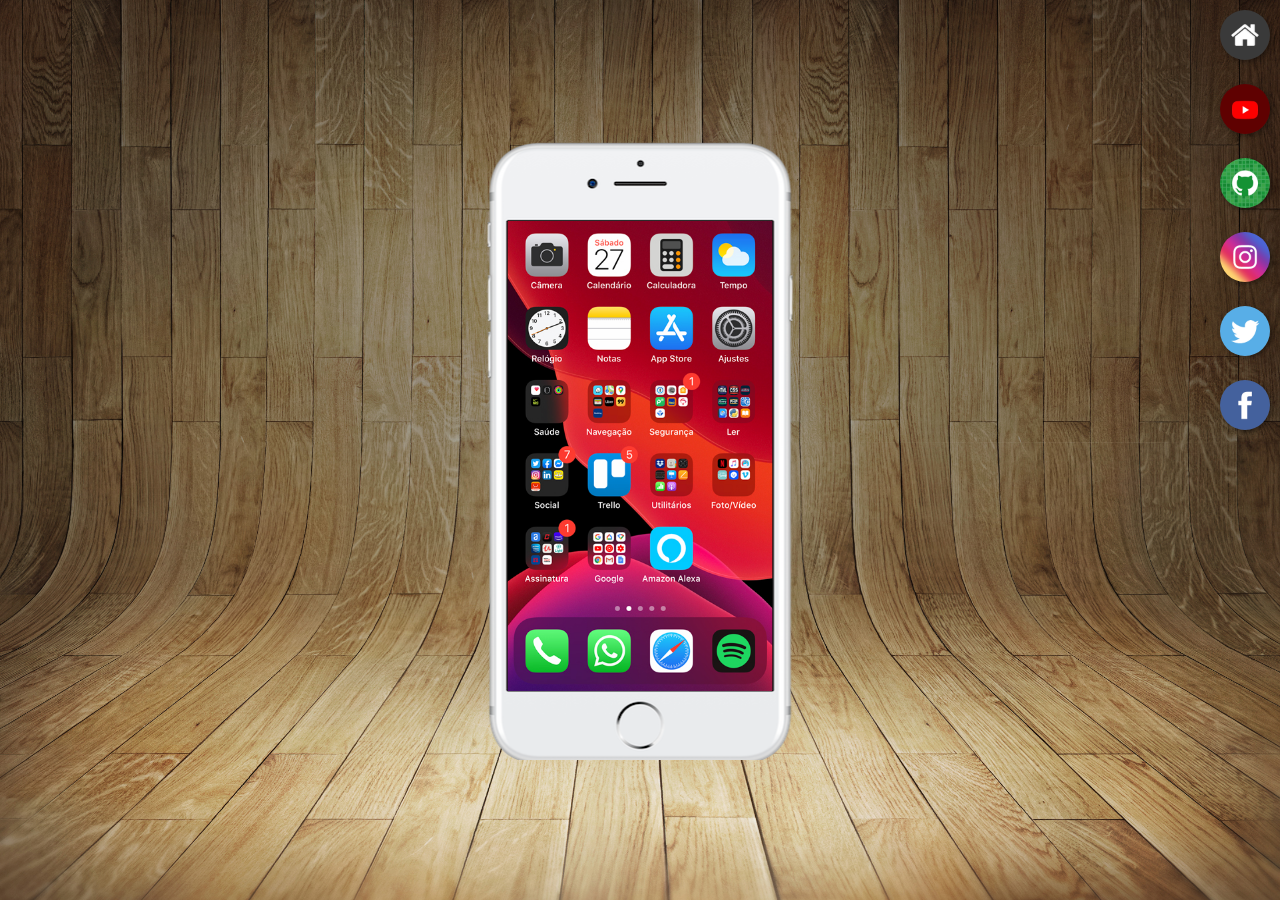
<file: index.html>
<!DOCTYPE html>
<html lang="pt-br">
<head>
    <meta charset="UTF-8">
    <meta http-equiv="X-UA-Compatible" content="IE=edge">
    <meta name="viewport" content="width=device-width, initial-scale=1.0">
    <title>Projeto redes sociais</title>
    <link rel="shortcut icon" href="favicon.ico" type="image/x-icon">
    <link rel="stylesheet" href="estilo/style.css">
</head>
<body>
    <main>
        <section id="telefone">
            <iframe src="home.html" frameborder="0" name="tela" id="tela"></iframe>
        </section>
        <section id="redes-sociais">
            <a href="home.html" target="tela"><img src="imagens/logo-home.jpg" alt="Home"></a><br>
            <a href="youtube.html" target="tela"><img src="imagens/logo-youtube.jpg" alt="Logo Youtube"></a><br>
            <a href="github.html" target="tela"><img src="imagens/logo-github.jpg" alt="Logo Github"></a><br>
            <a href="instagram.html" target="tela"><img src="imagens/logo-instagram.jpg" alt="Logo instagram"></a><br>
            <a href="twitter.html" target="tela"><img src="imagens/logo-twitter.jpg" alt="Logo Twitter"></a><br>
            <a href="facebook.html" target="tela"><img src="imagens/logo-facebook.jpg" alt="Logo Facebook"></a><br>
        </section>
    </main>
</body>
</html>
</file>
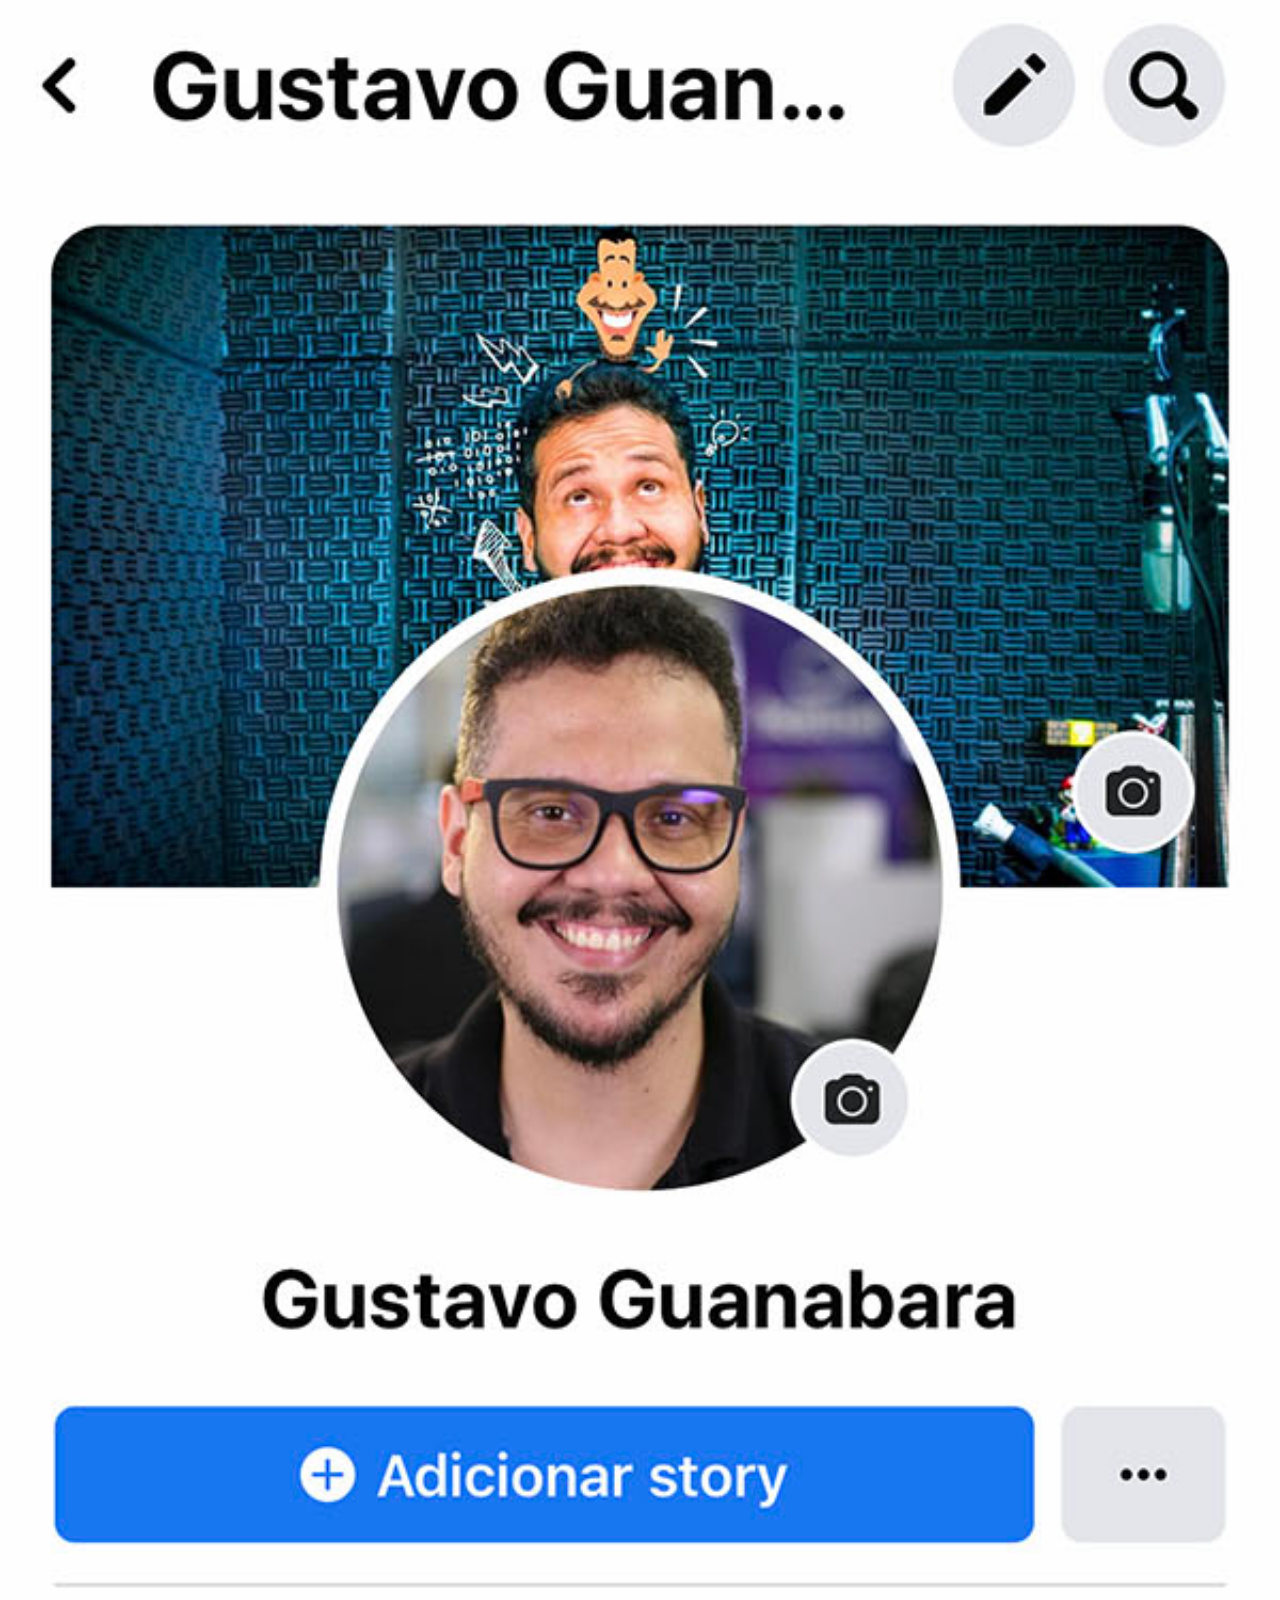
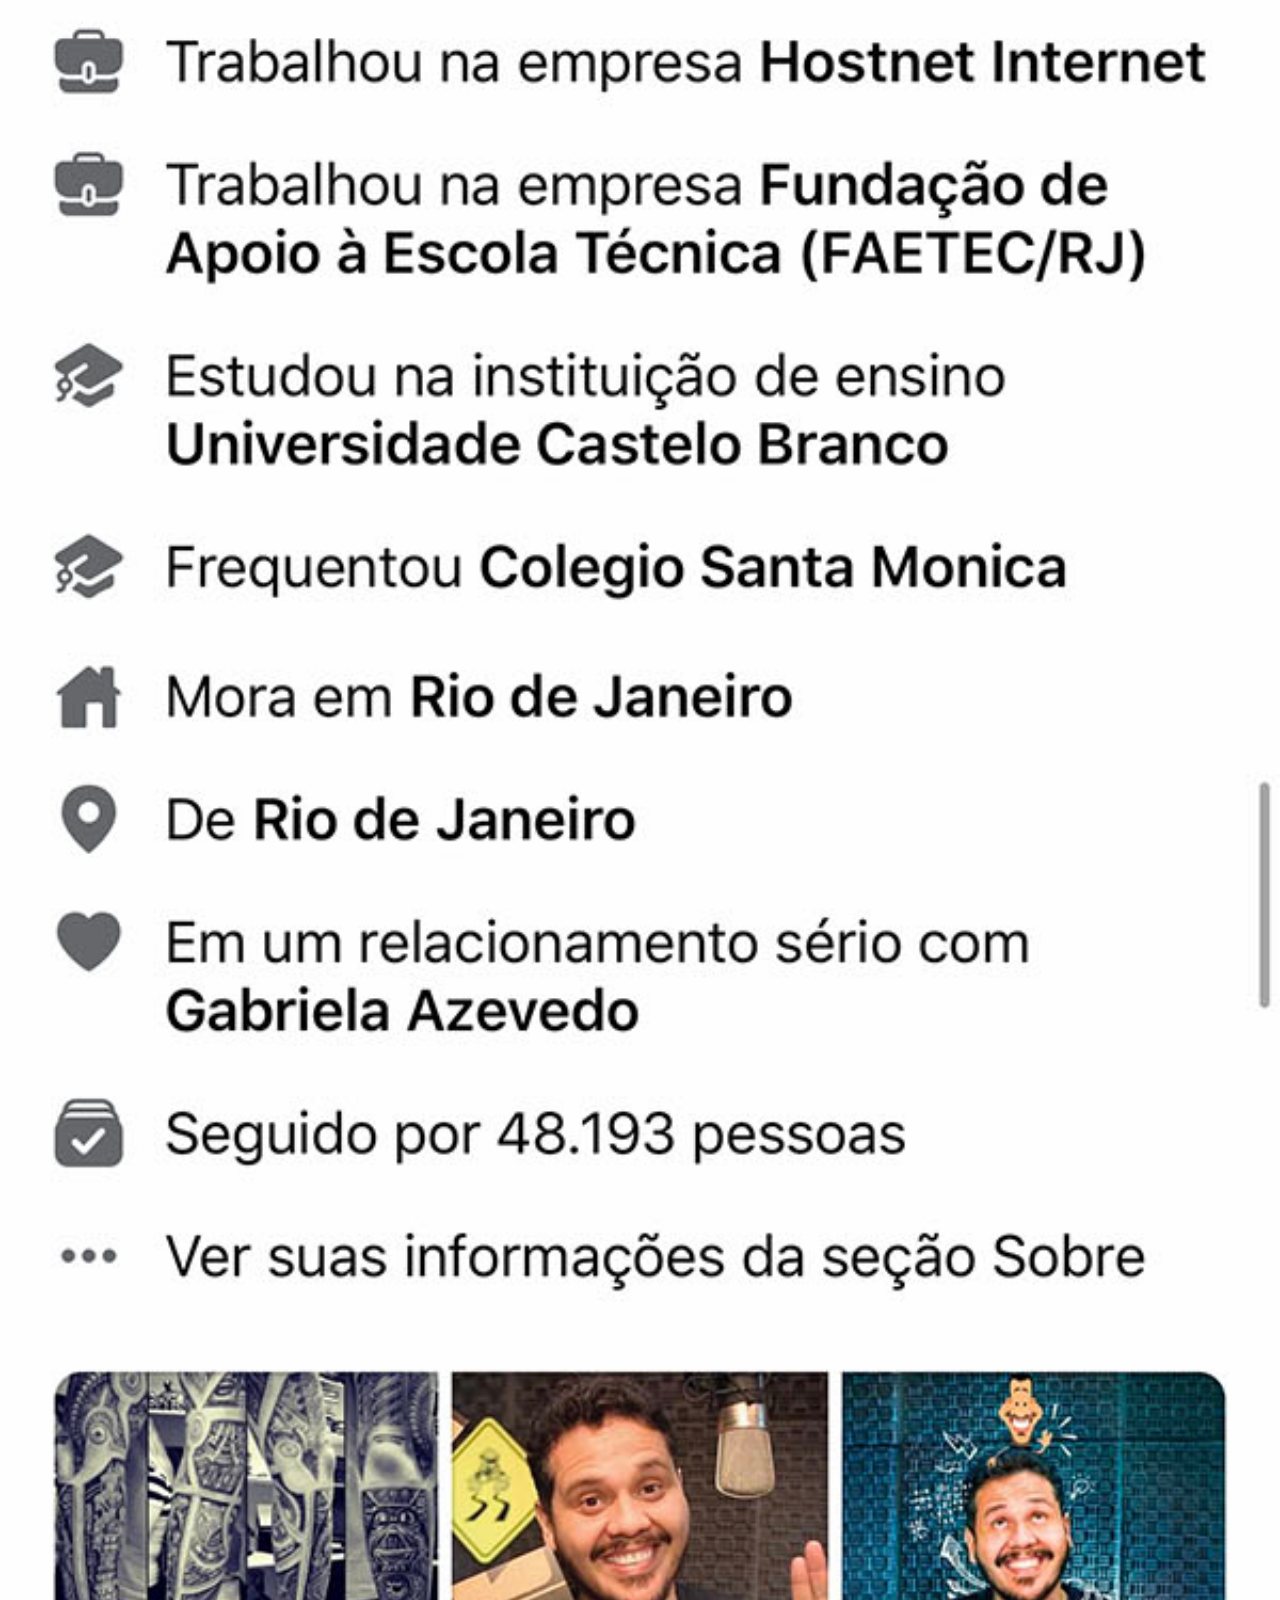
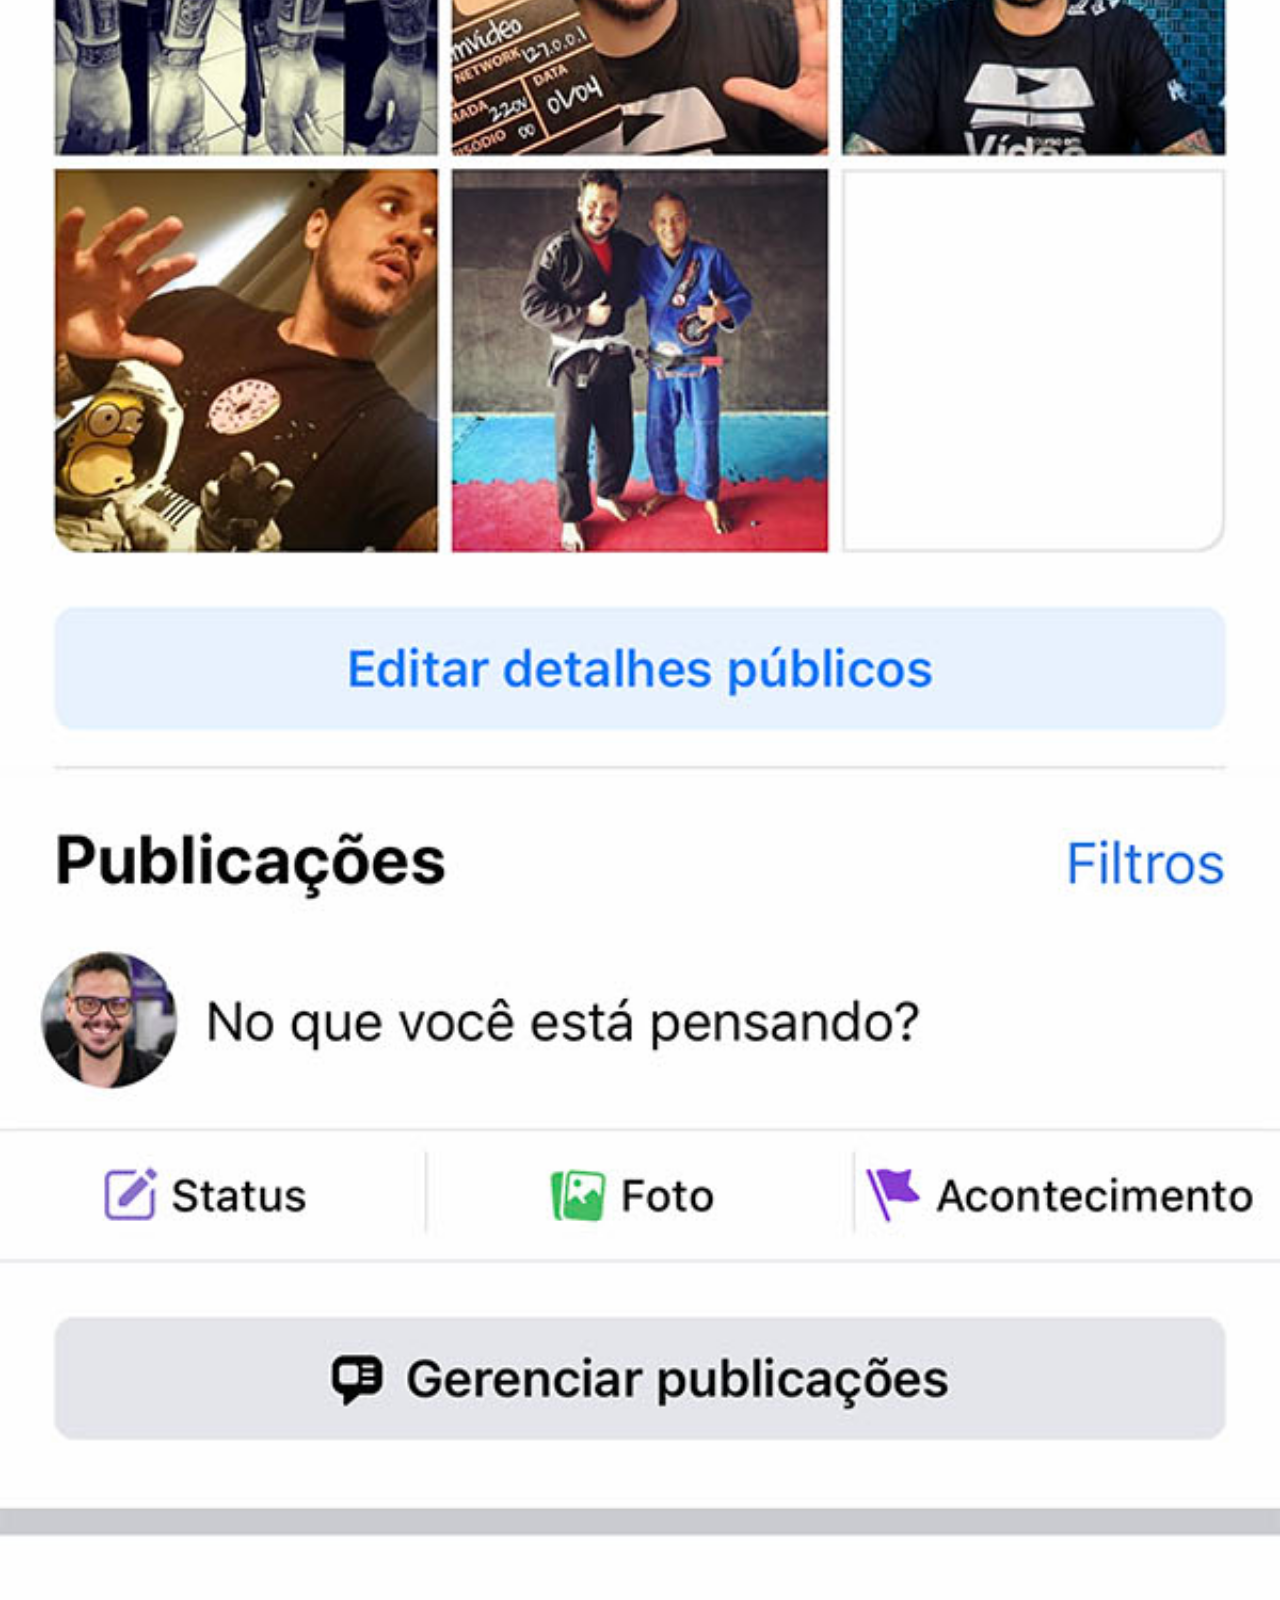
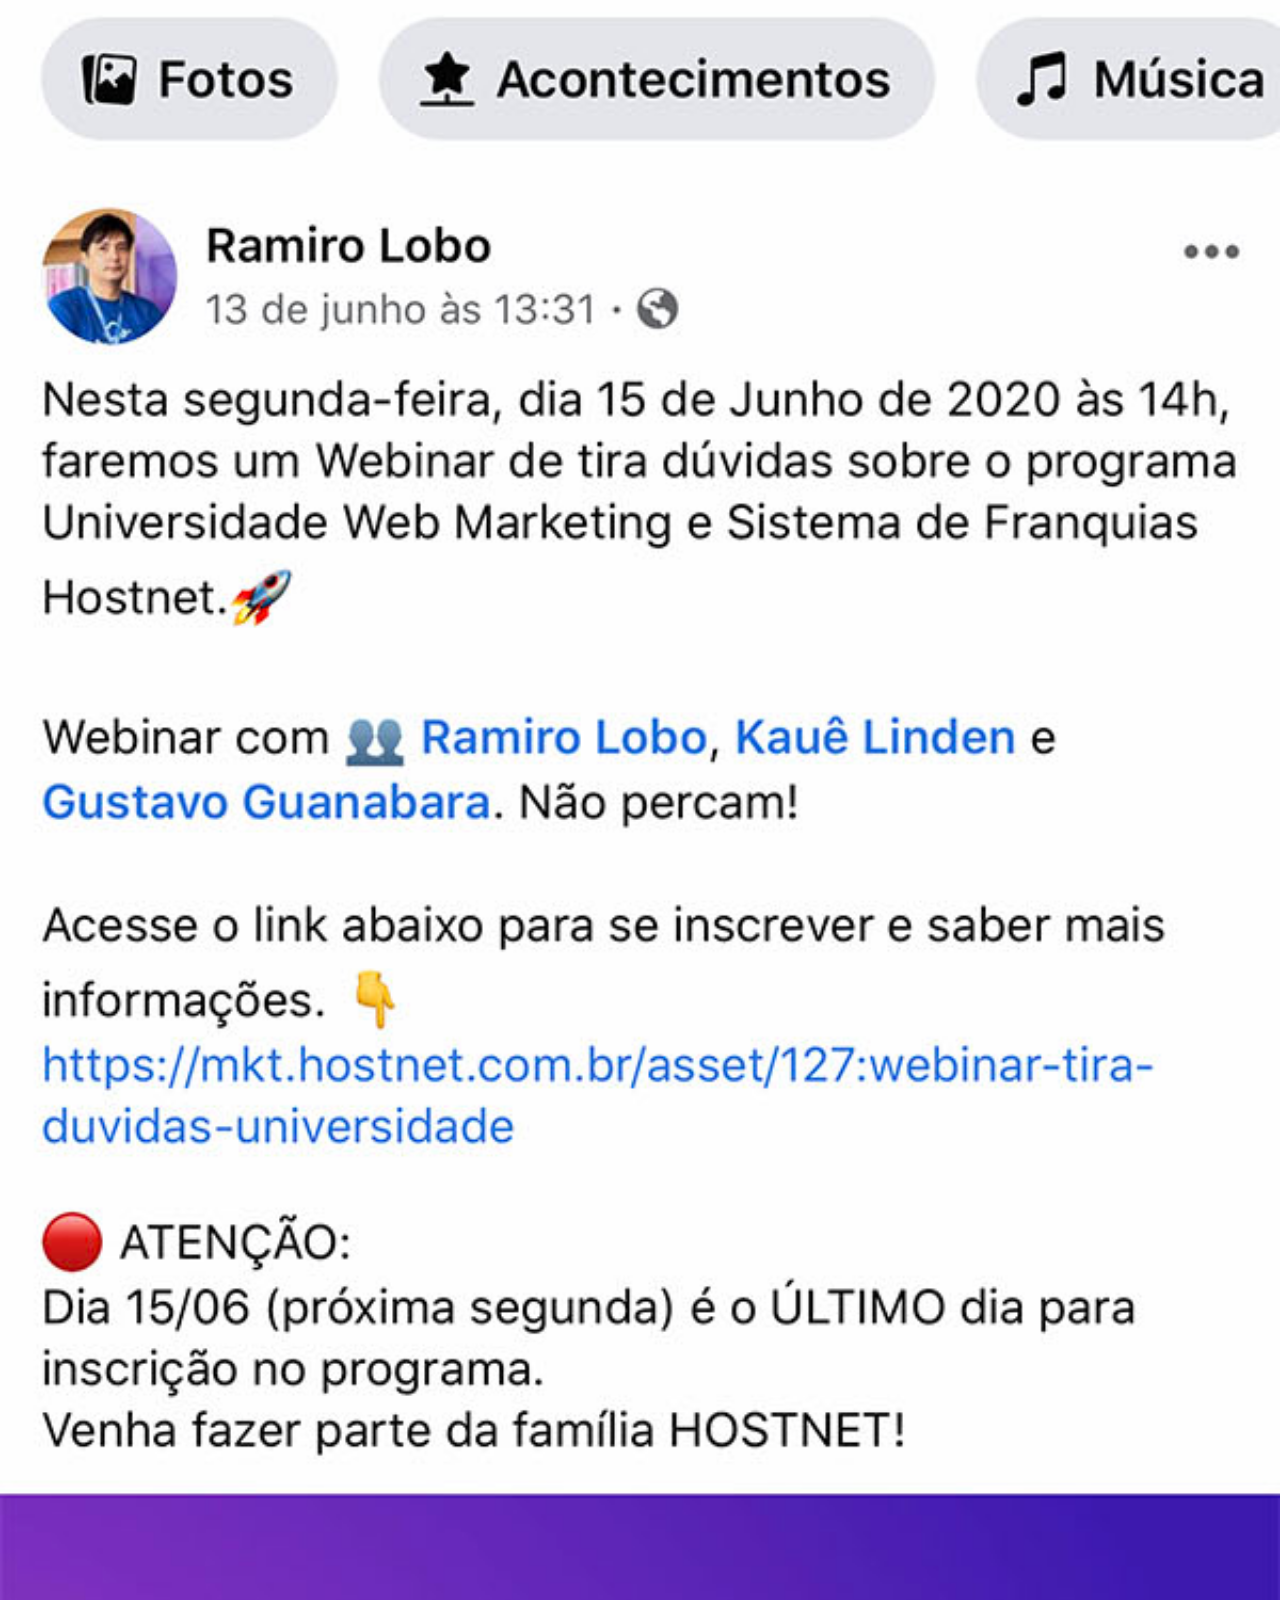
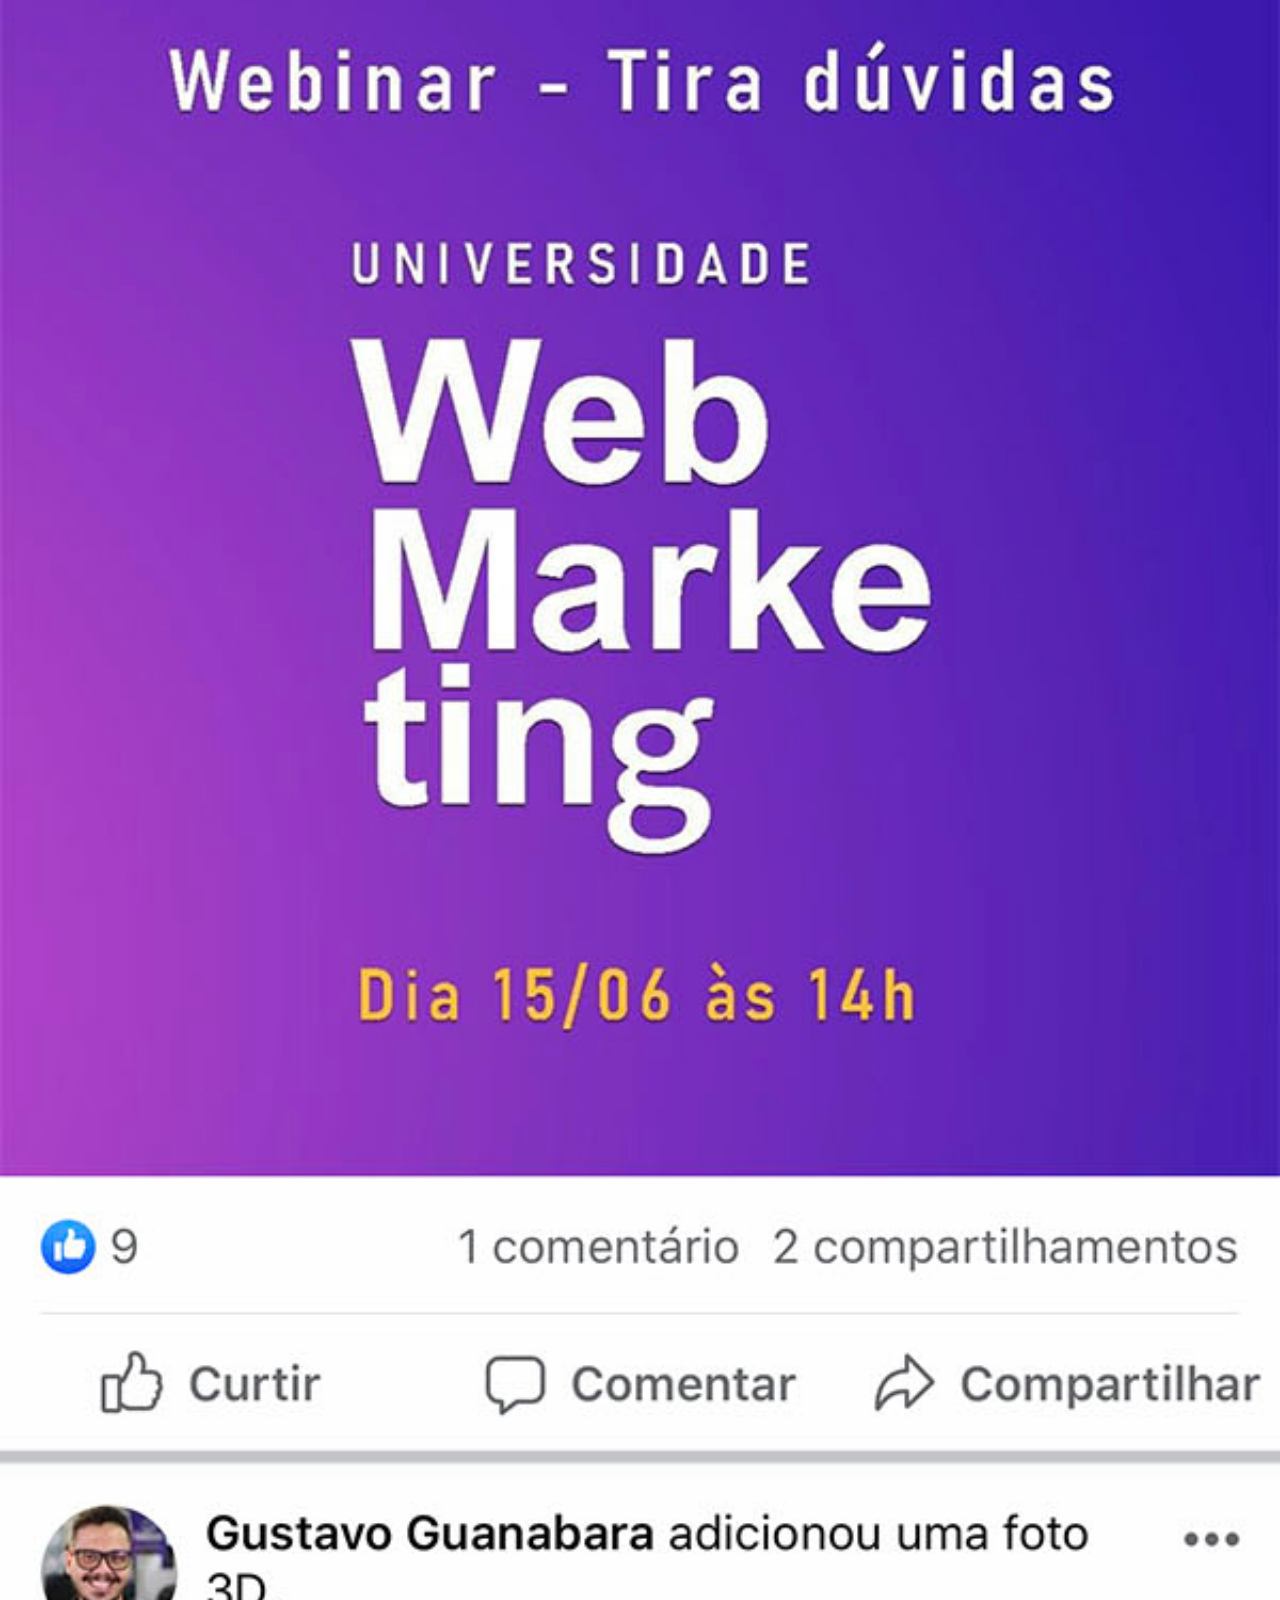
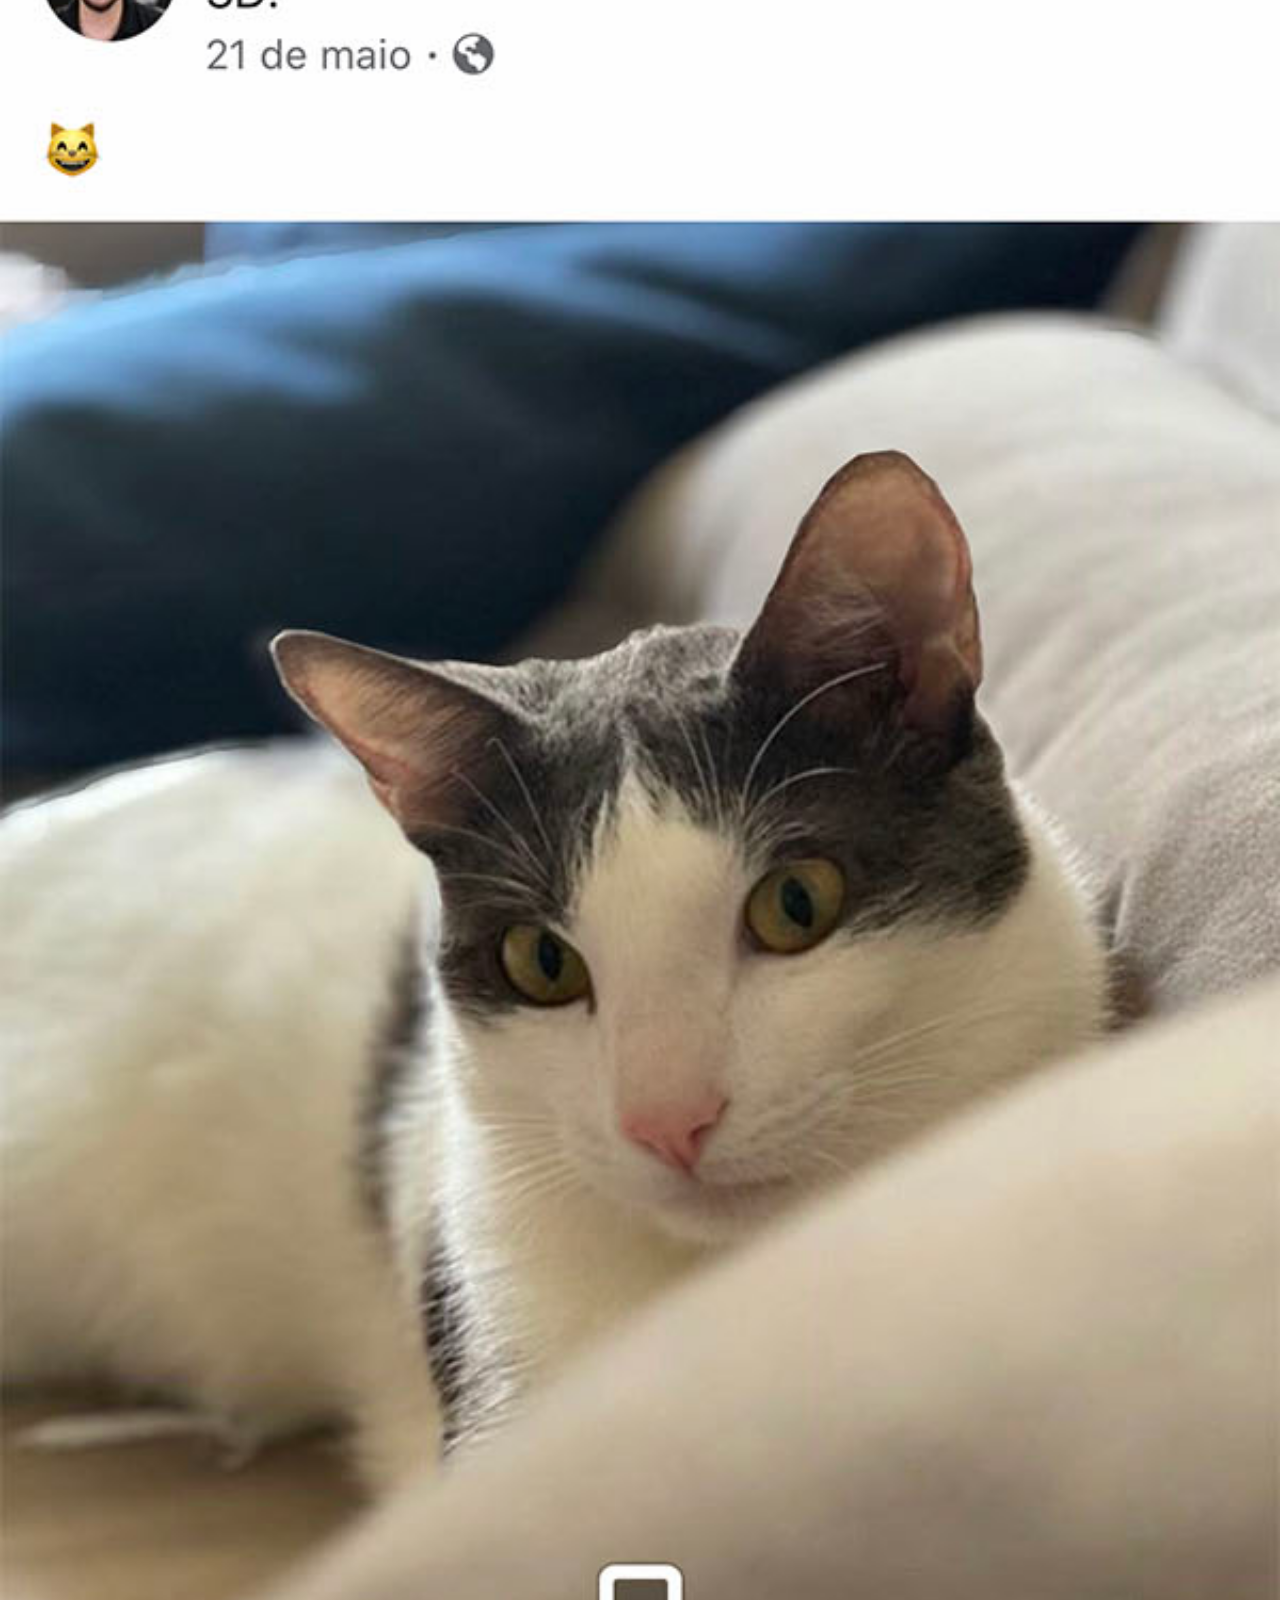
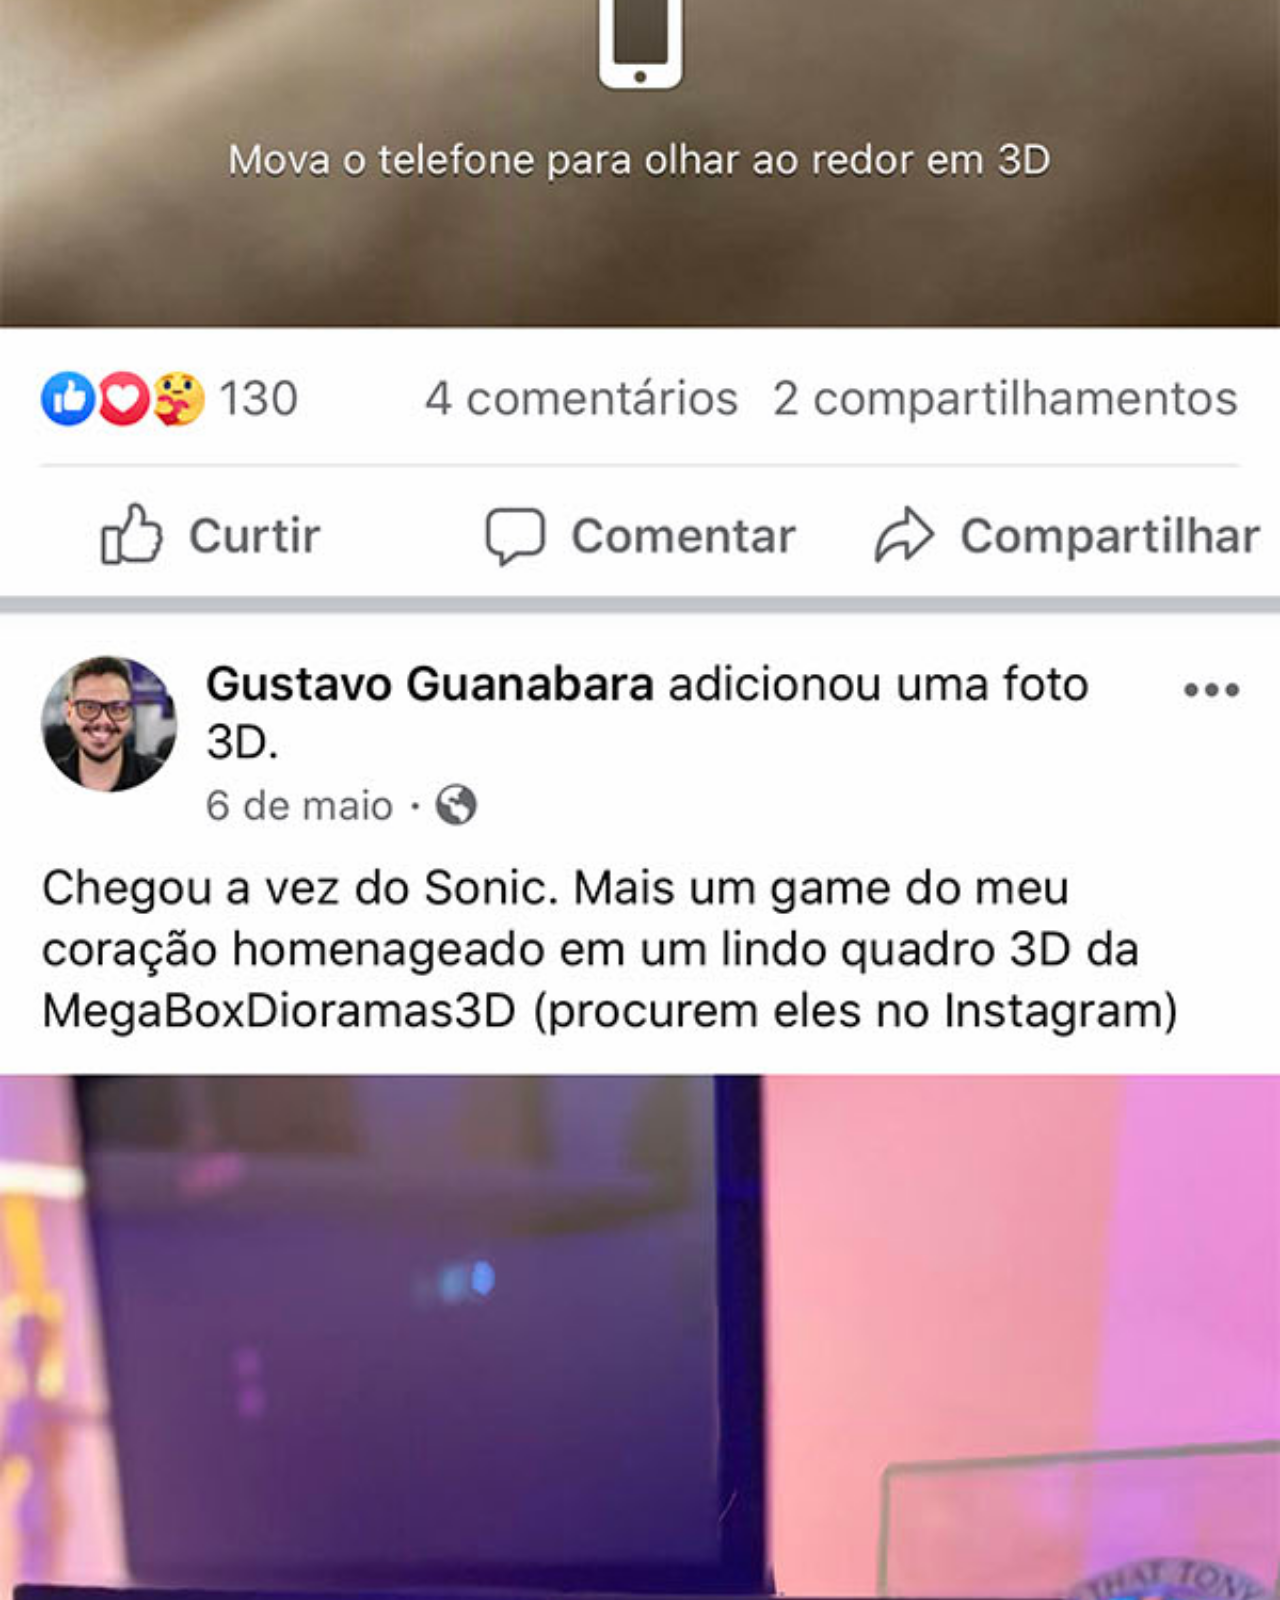
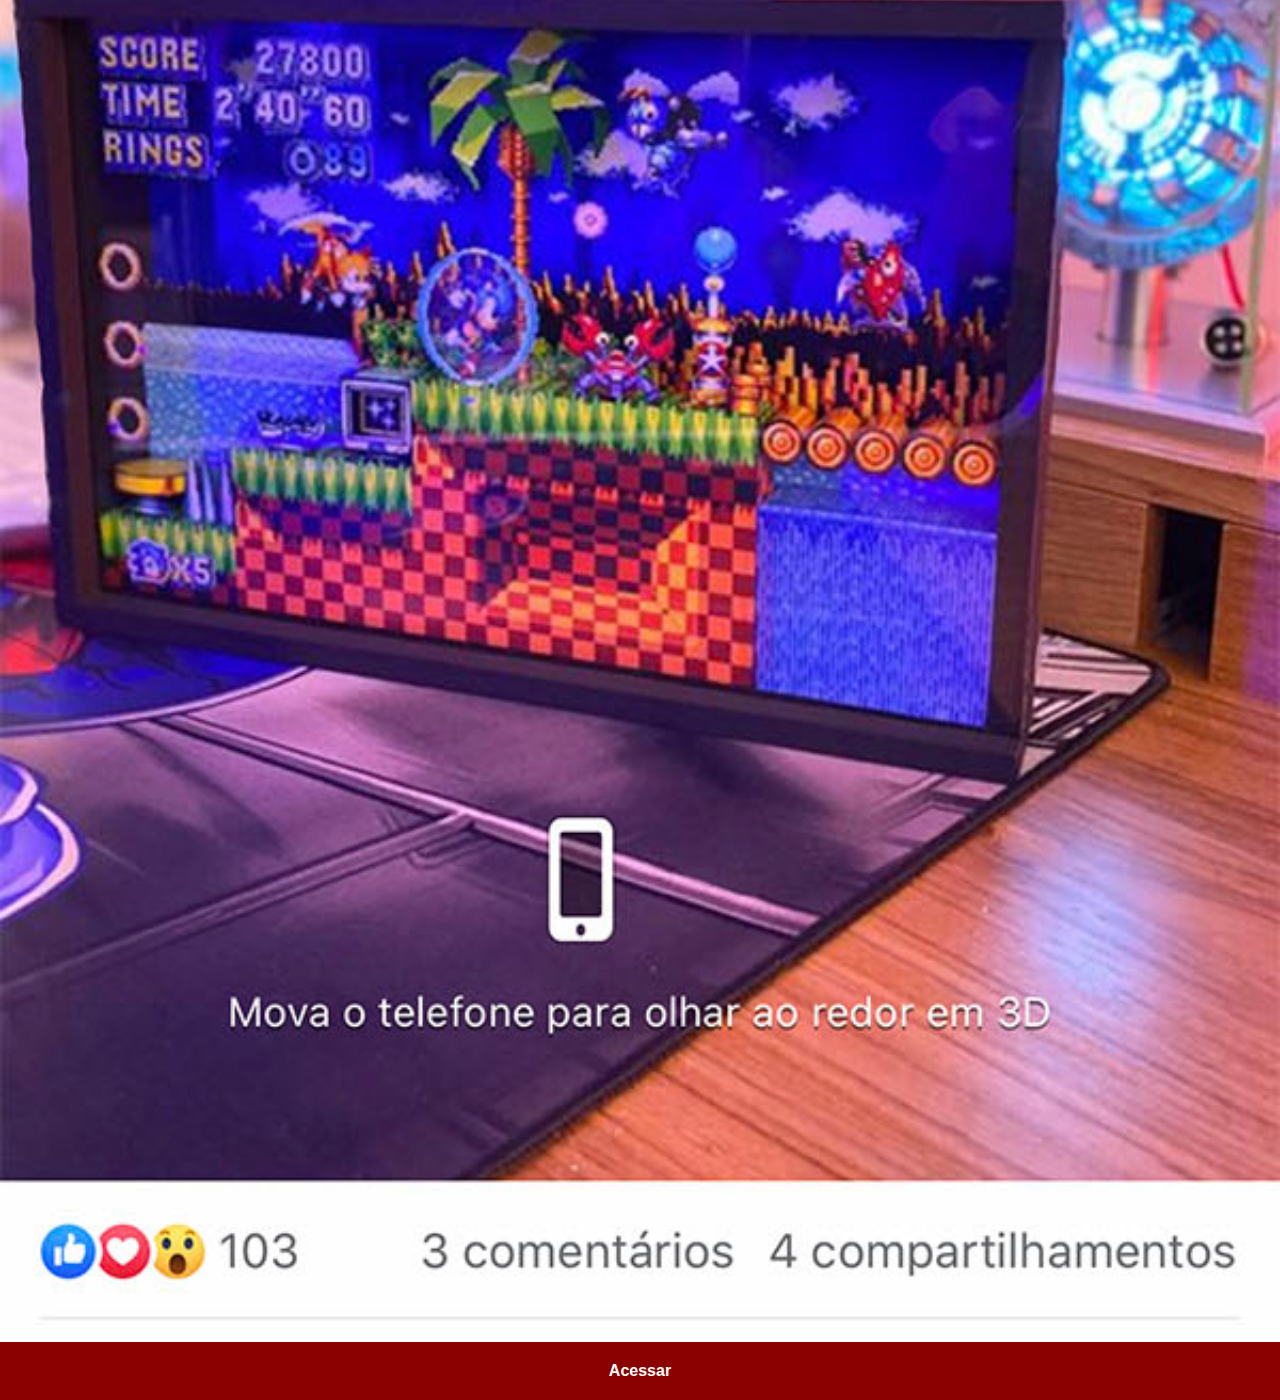
<file: facebook.html>
<!DOCTYPE html>
<html lang="pt-br">
<head>
    <meta charset="UTF-8">
    <meta http-equiv="X-UA-Compatible" content="IE=edge">
    <meta name="viewport" content="width=device-width, initial-scale=1.0">
    <title>Facebook</title>
    <link rel="stylesheet" href="estilo/social.css">
</head>
<body>
    <img src="imagens/tela-facebook.jpg" alt="Facebook">
    <a href="https://www.facebook.com/search/top?q=gustavo%20guanabara" target="_blank">Acessar</a>
</body>
</html>
</file>
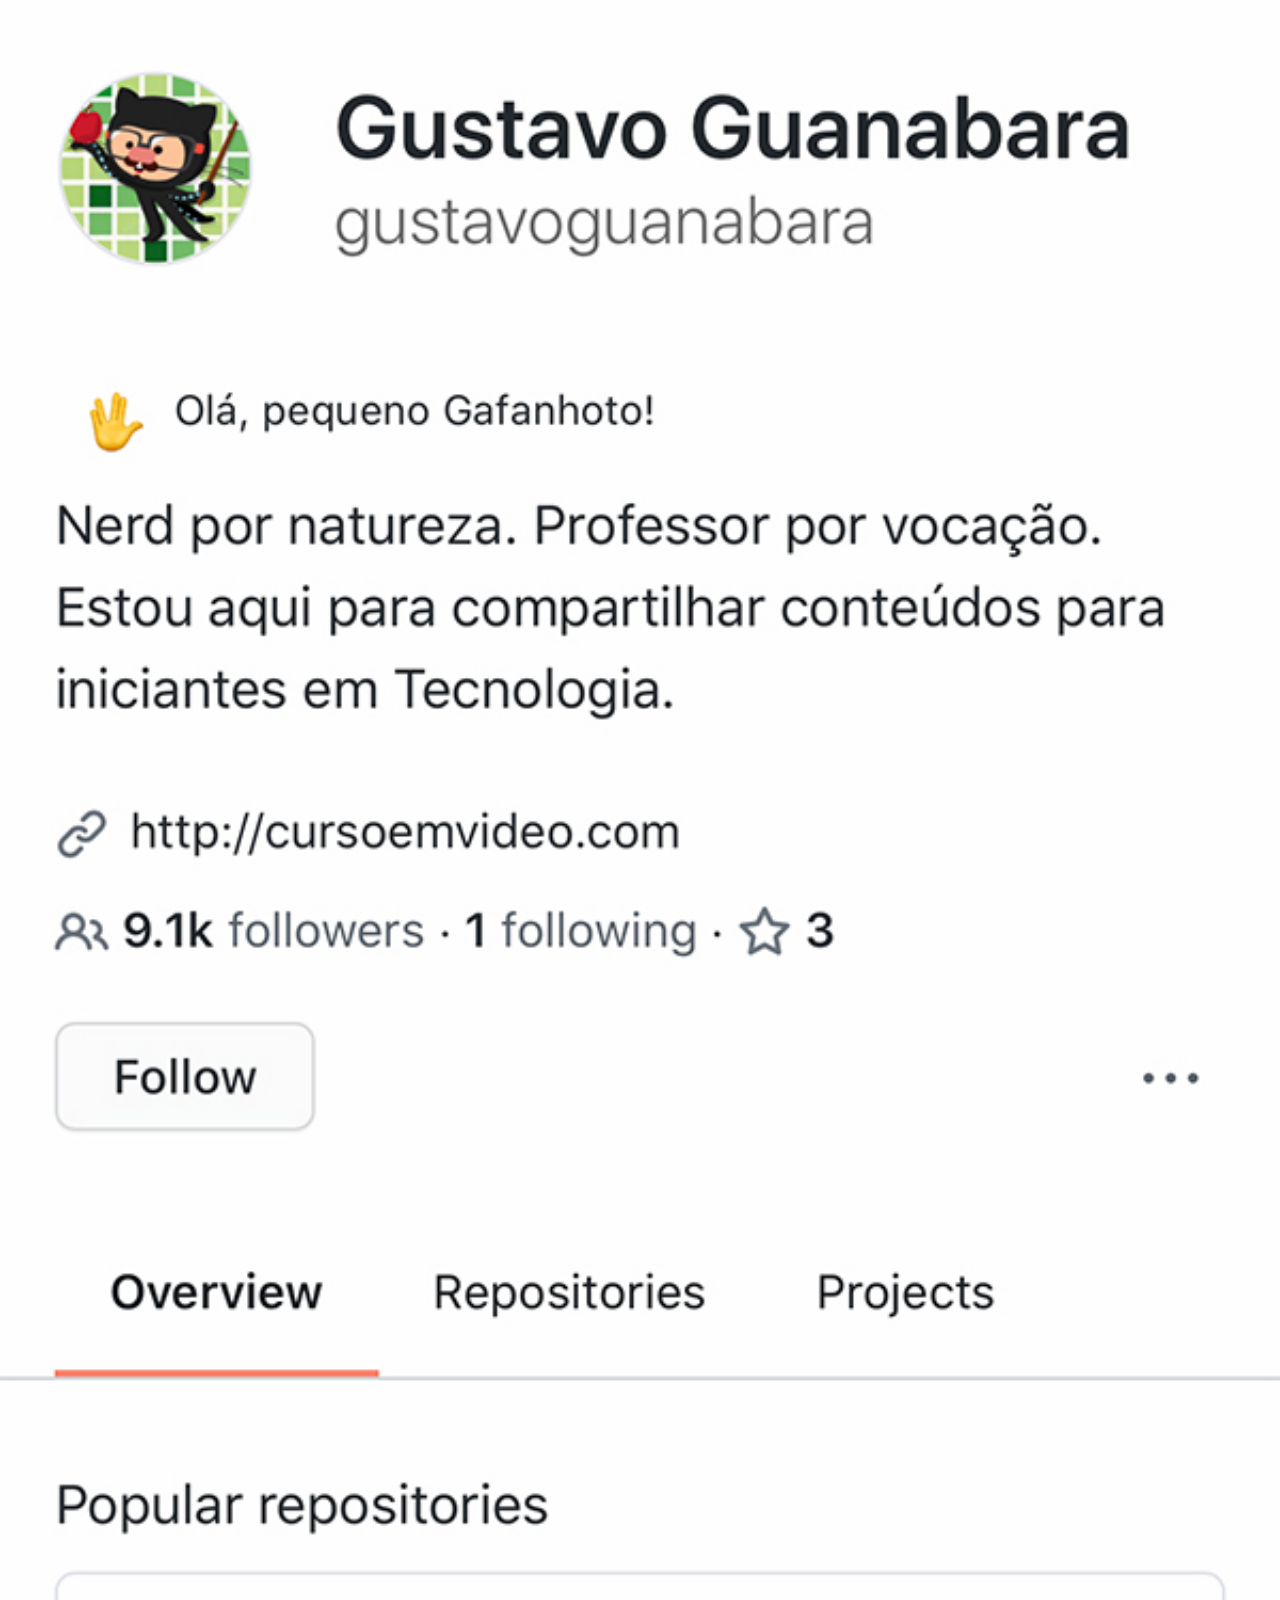
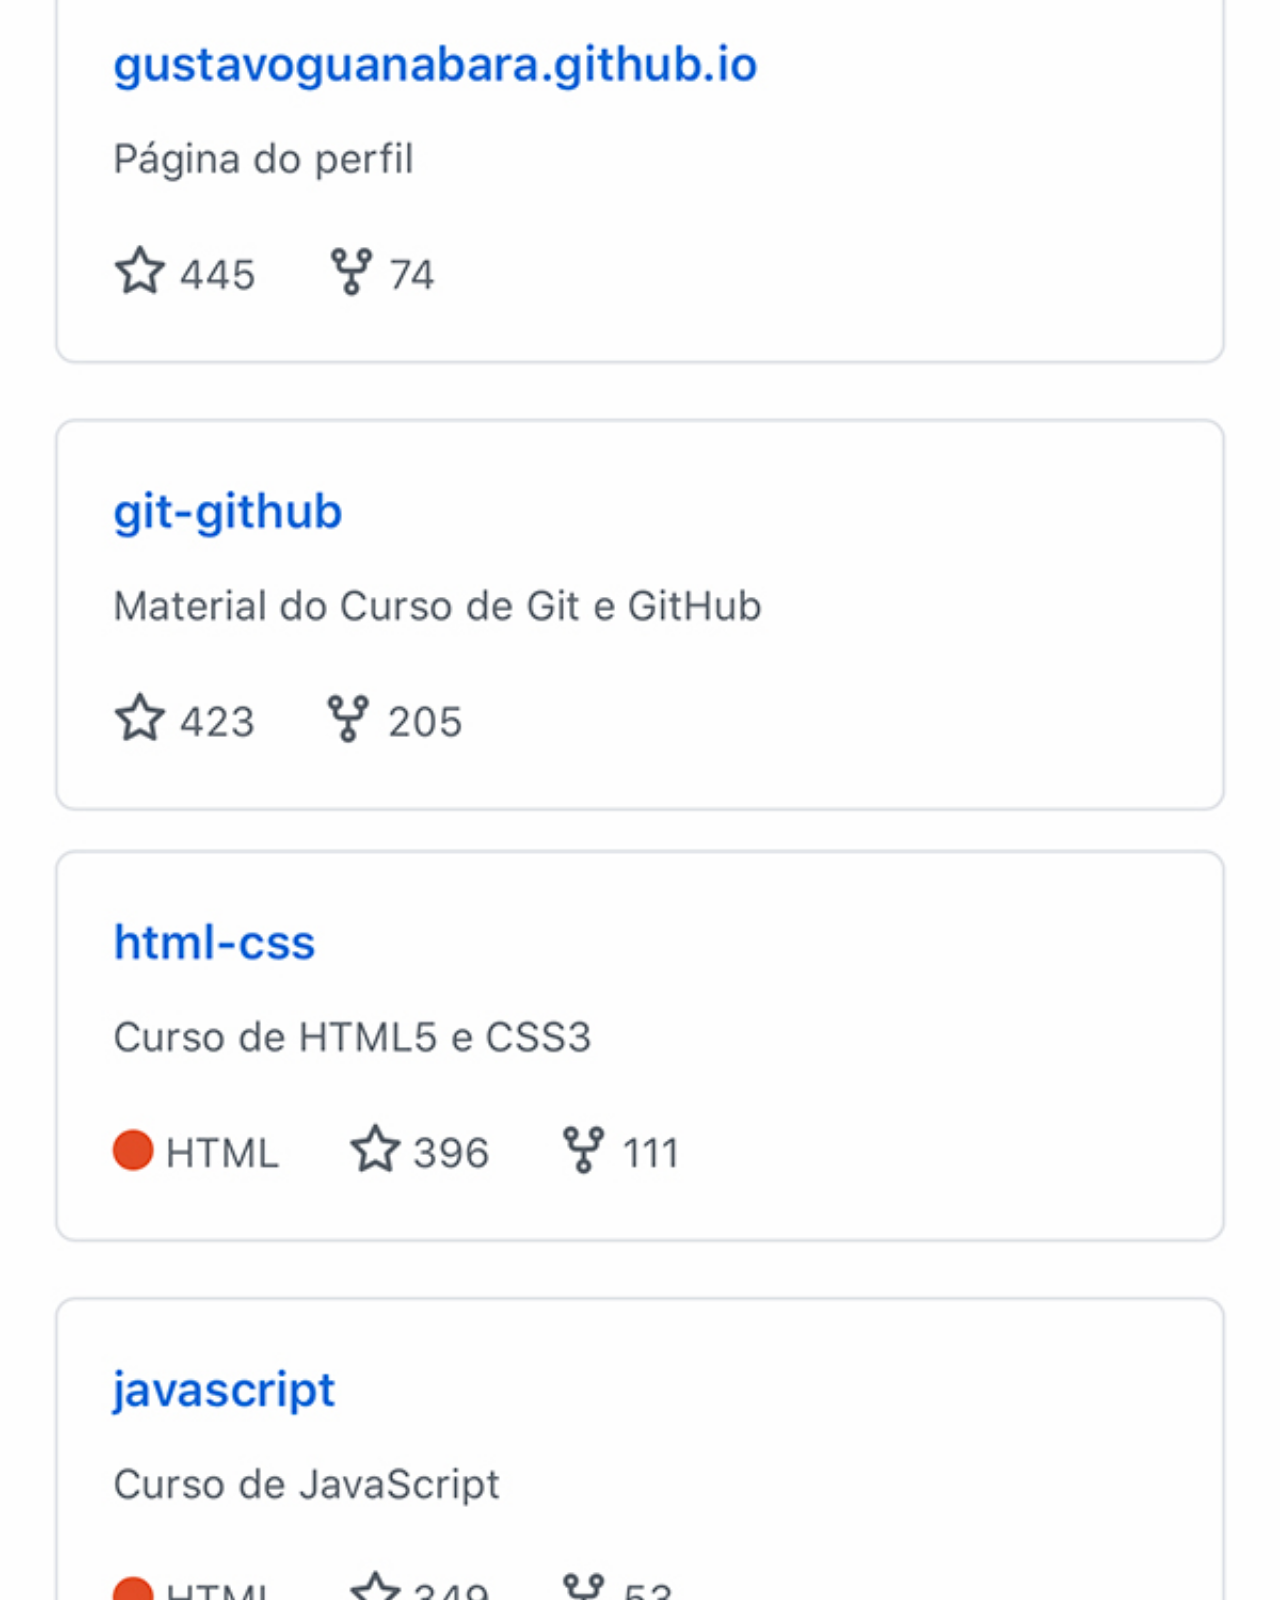
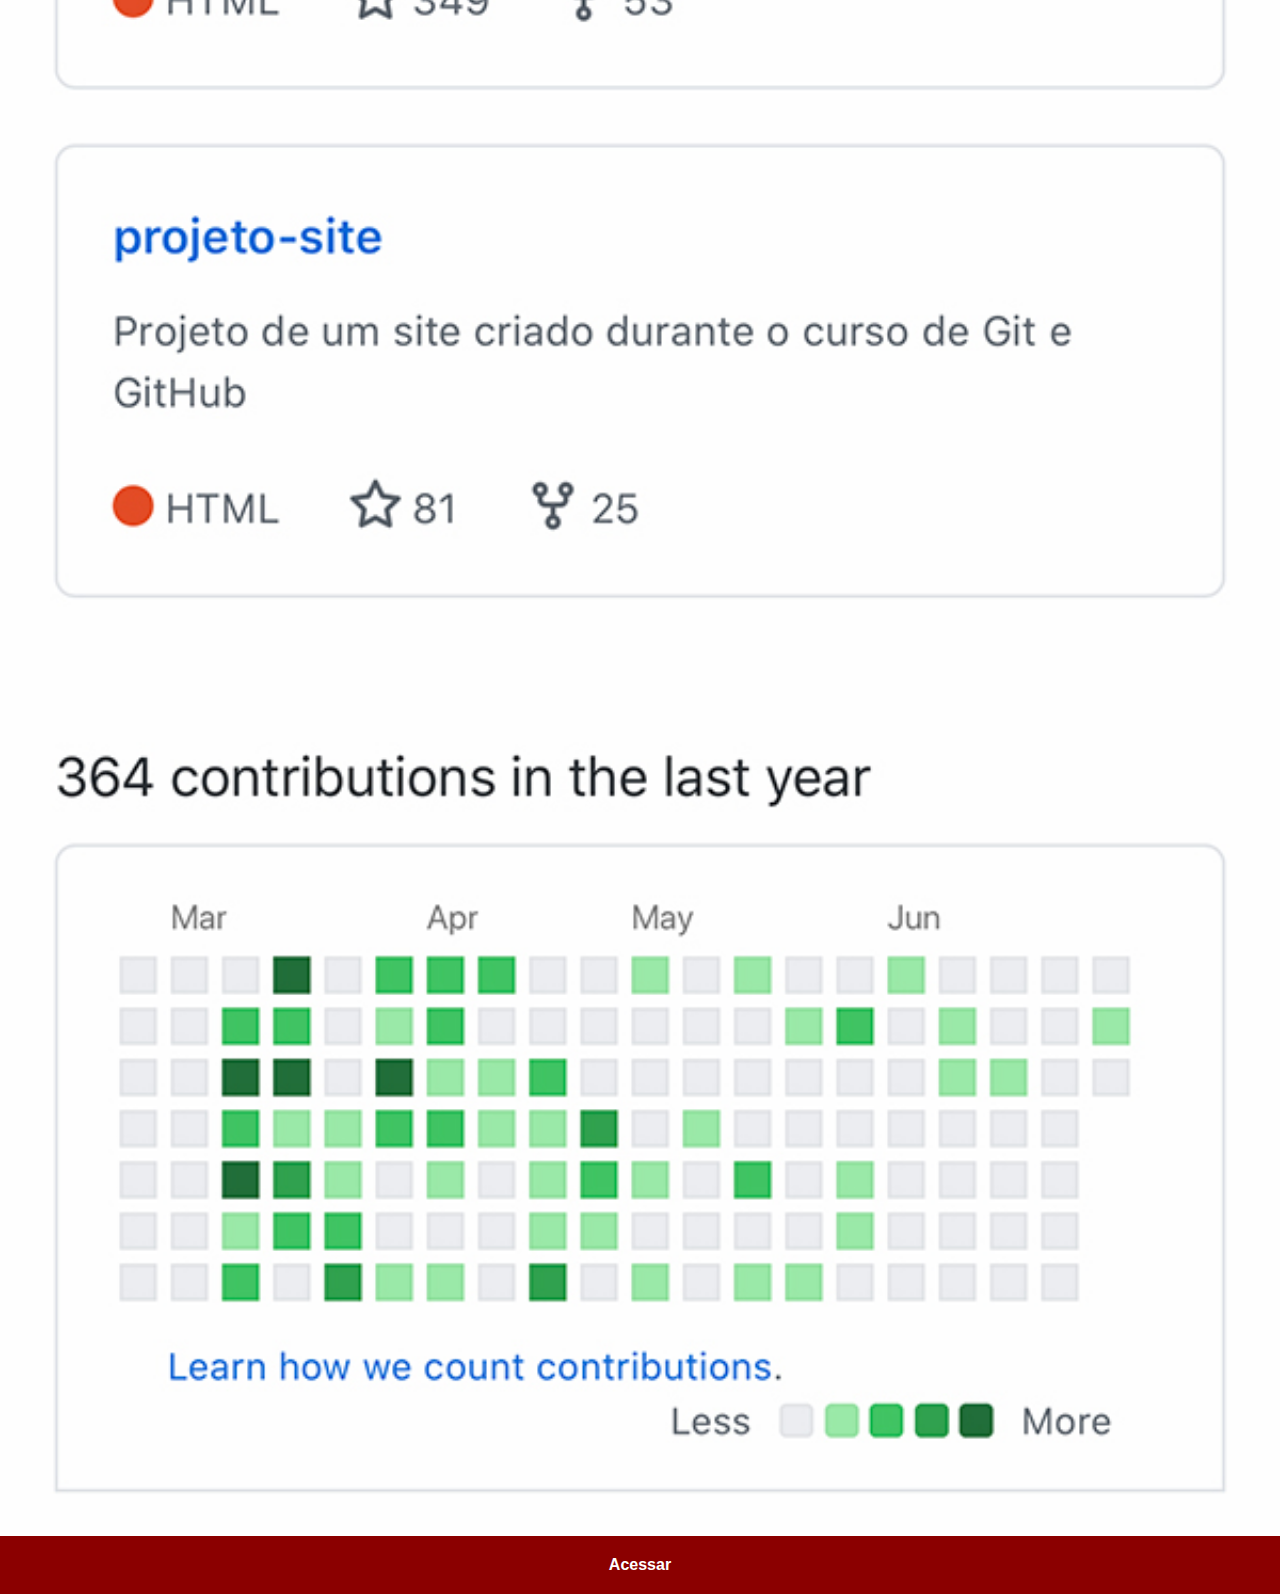
<file: github.html>
<!DOCTYPE html>
<html lang="pt-br">
<head>
    <meta charset="UTF-8">
    <meta http-equiv="X-UA-Compatible" content="IE=edge">
    <meta name="viewport" content="width=device-width, initial-scale=1.0">
    <title>Github</title>
    <link rel="stylesheet" href="estilo/social.css">
</head>
<body>
    <img src="imagens/tela-github.jpg" alt="Tela Github">
    <a href="https://gustavoguanabara.github.io/" target="_blank">Acessar</a>
</body>
</html>
</file>
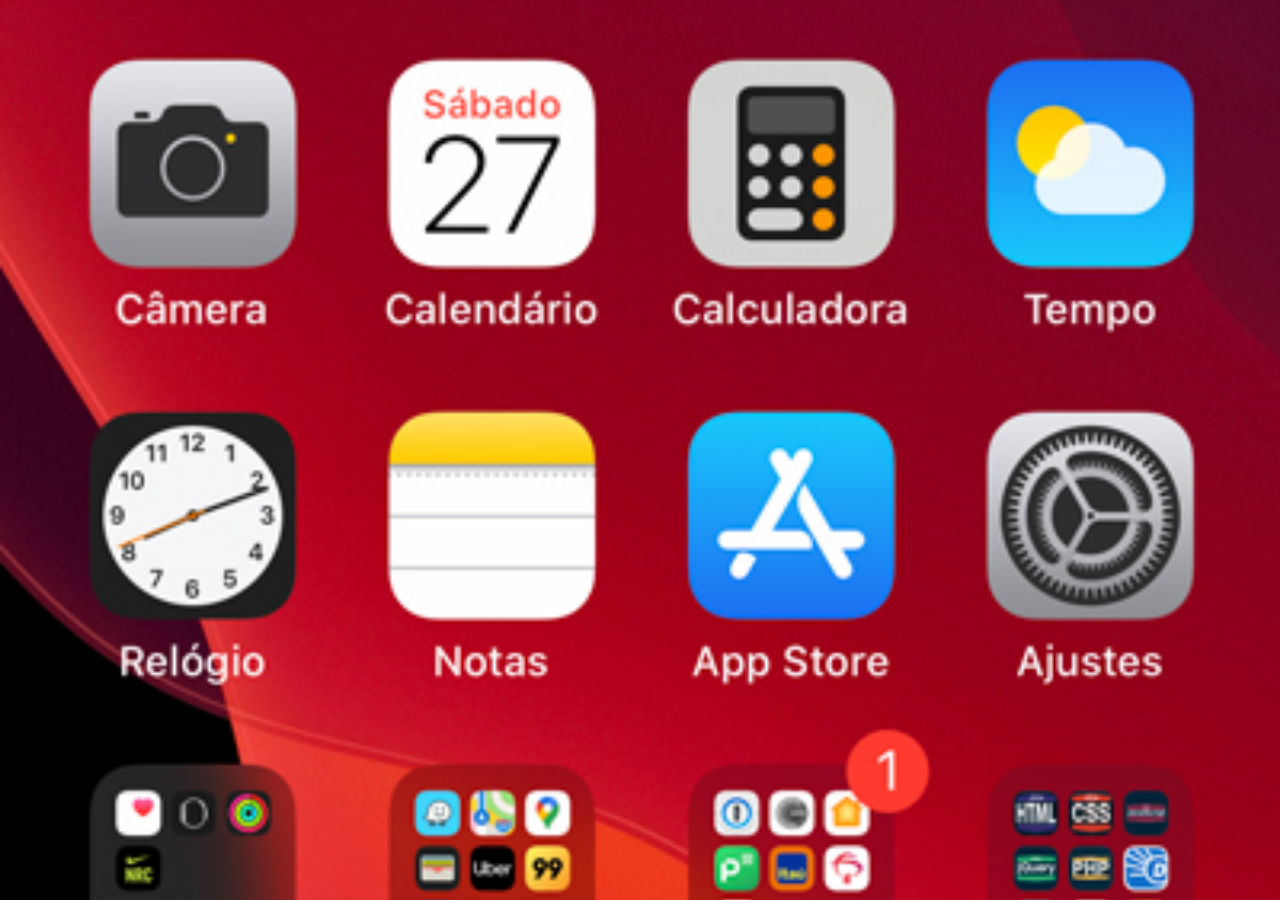
<file: home.html>
<!DOCTYPE html>
<html lang="pt-br">
<head>
    <meta charset="UTF-8">
    <meta http-equiv="X-UA-Compatible" content="IE=edge">
    <meta name="viewport" content="width=device-width, initial-scale=1.0">
    <title>Home</title>
    <style>
         *{
            margin: 0px;
            padding: 0px;
         }

         body{
            height: 100vh;
            width: 100vw;
            background: black url('imagens/tela-home.jpg') no-repeat center top;
            background-size: cover;
         }
    </style>
</head>
<body>
    
</body>
</html>
</file>
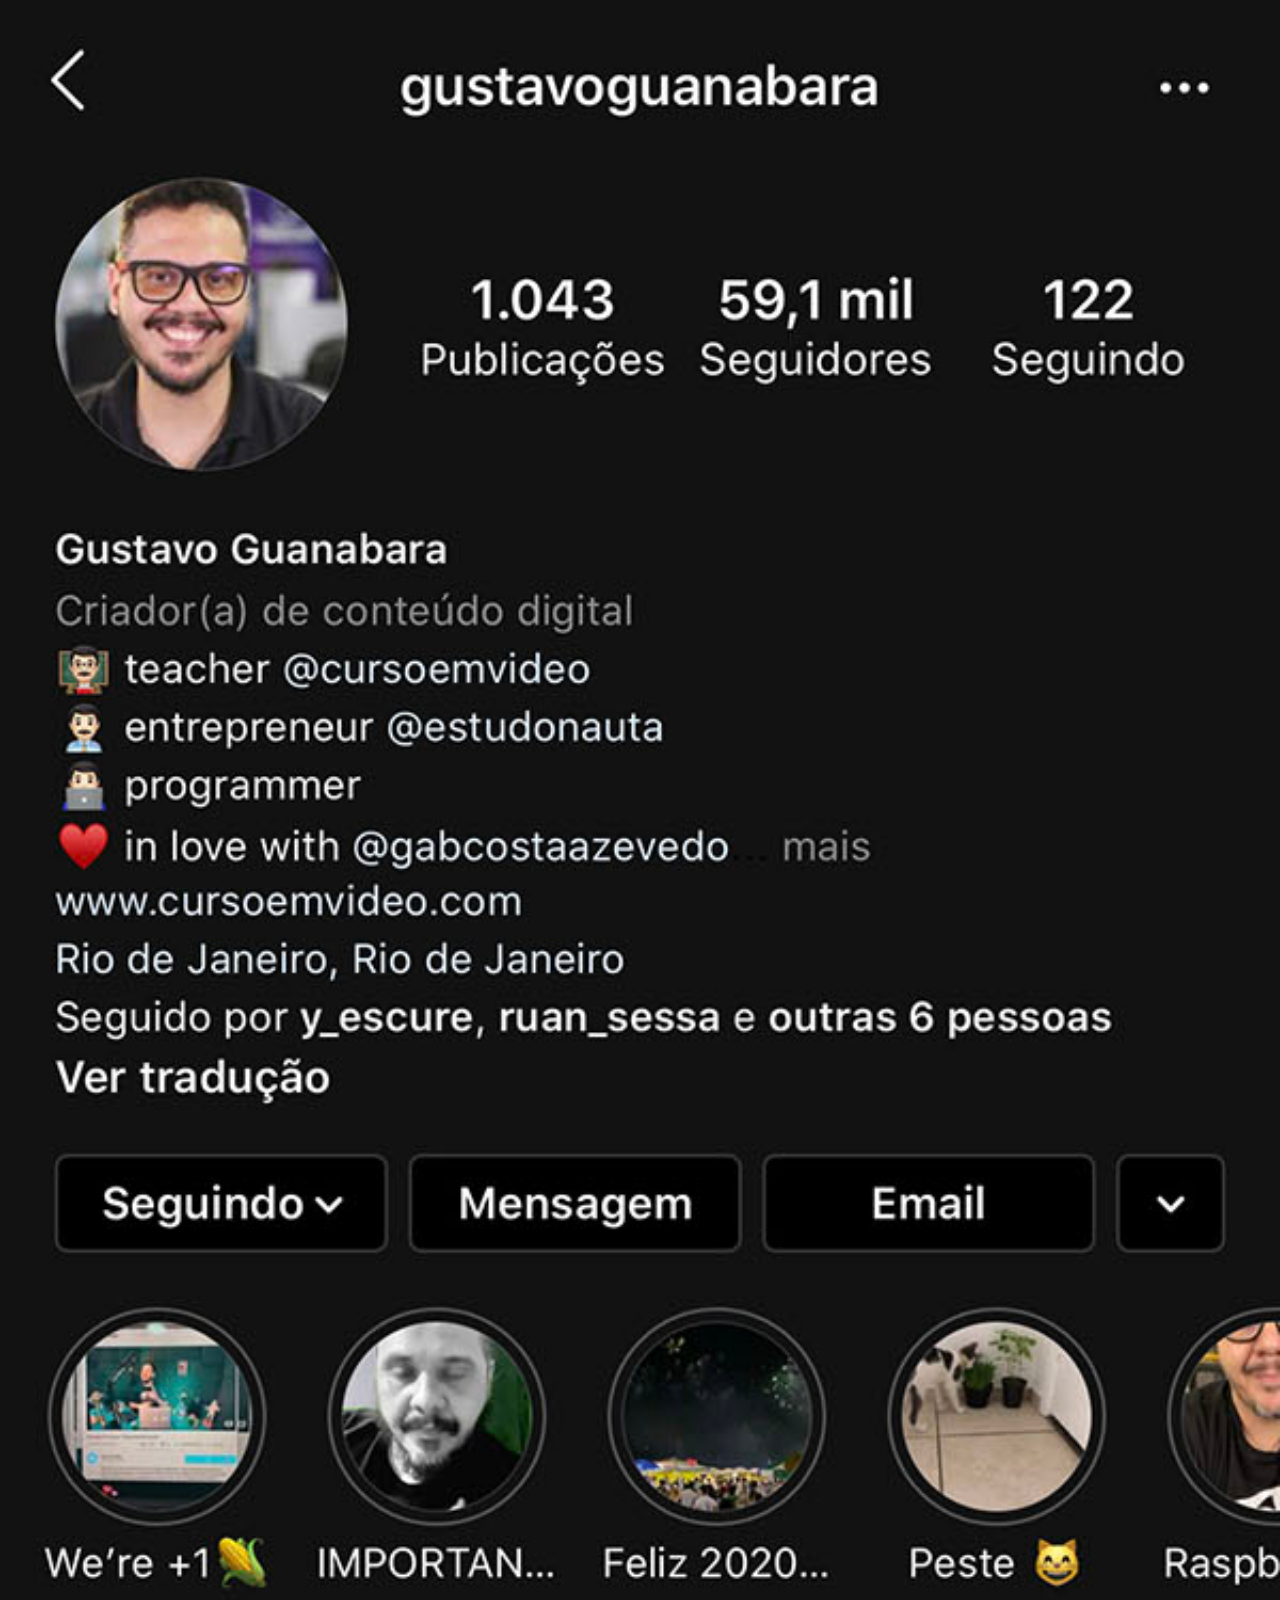
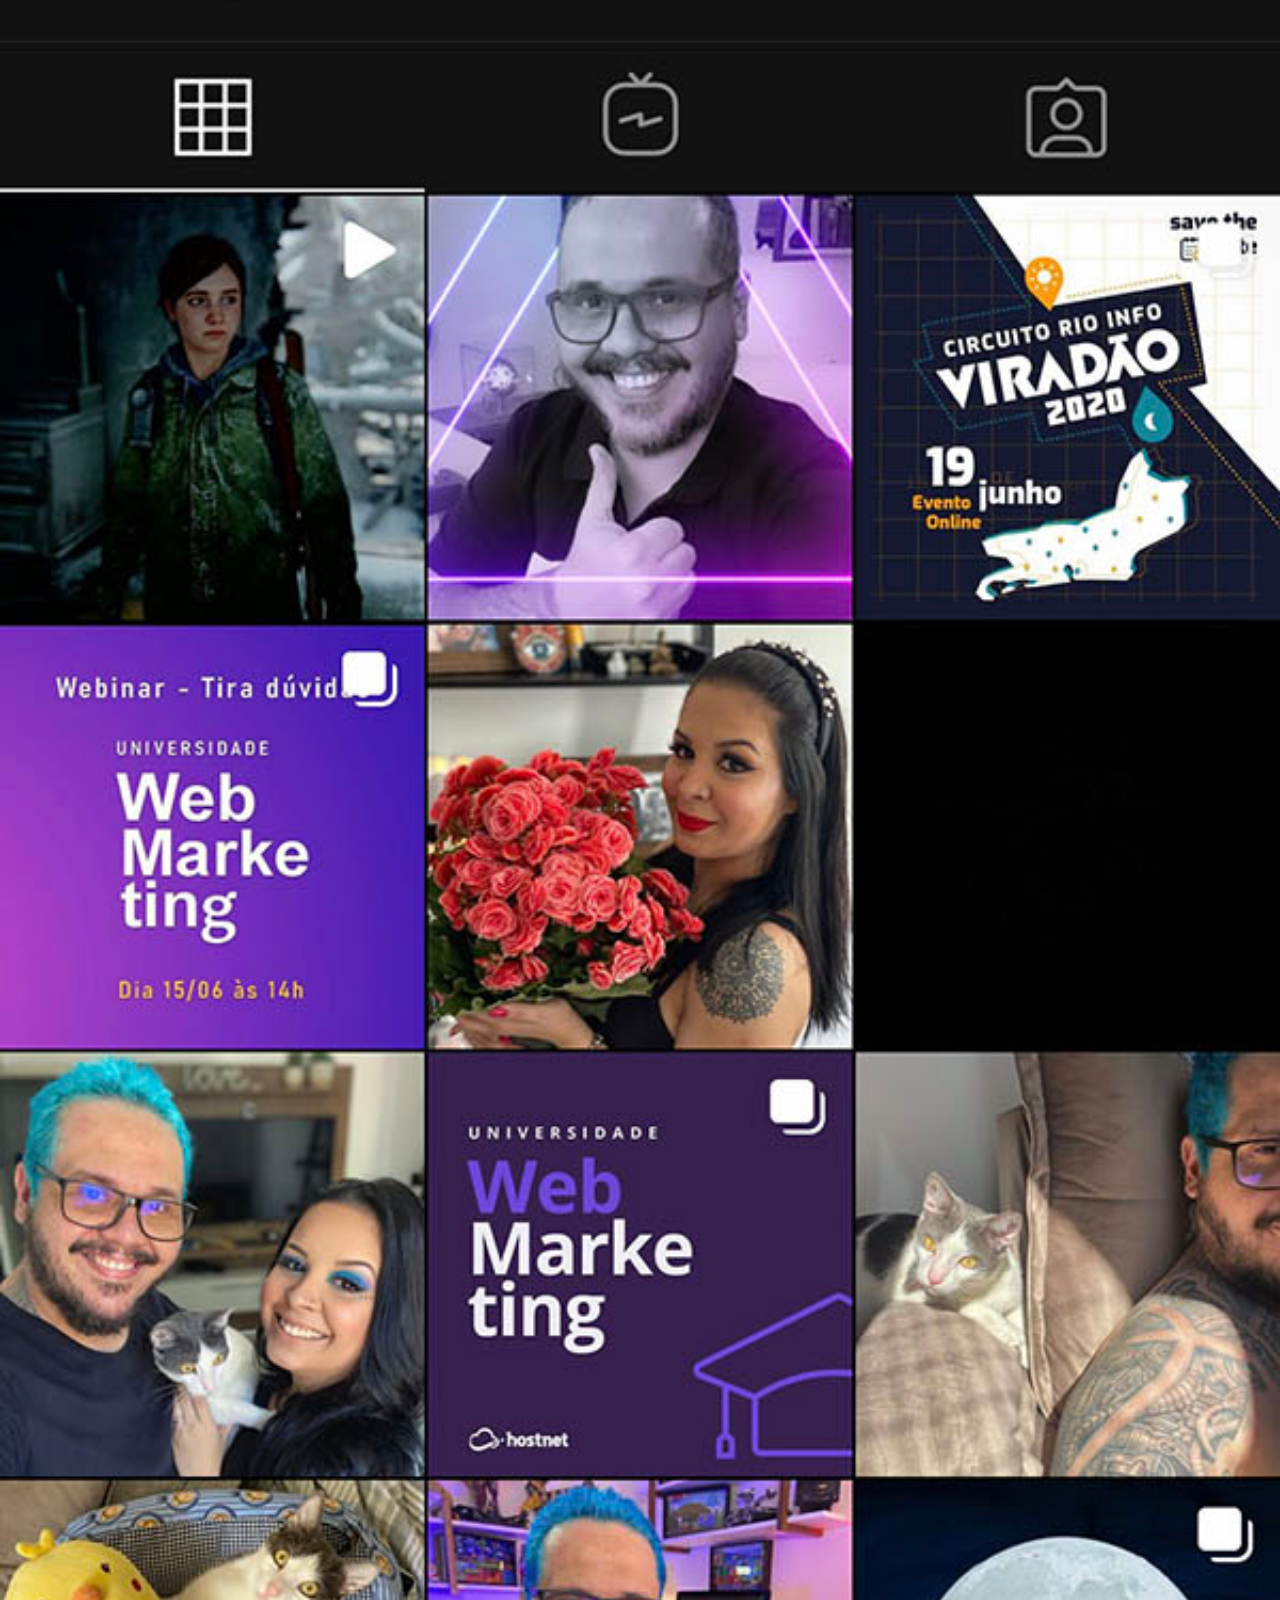
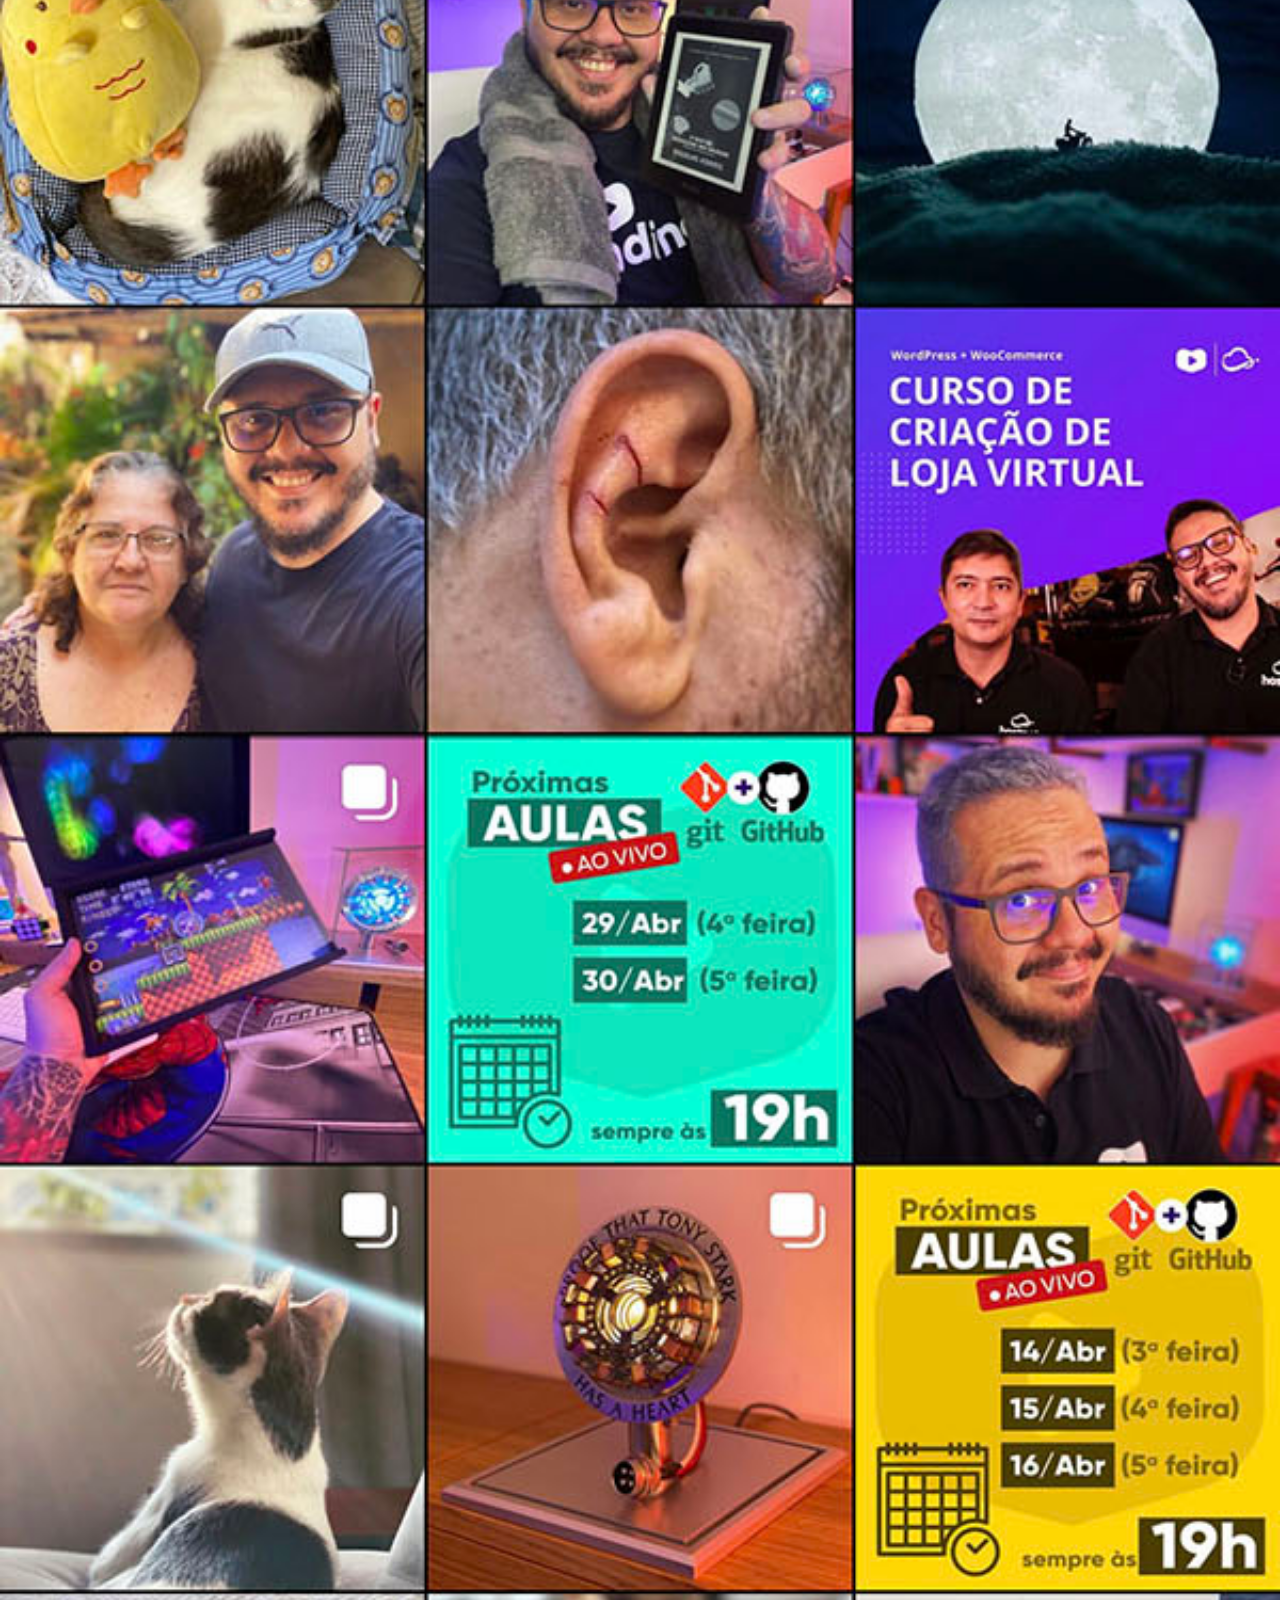
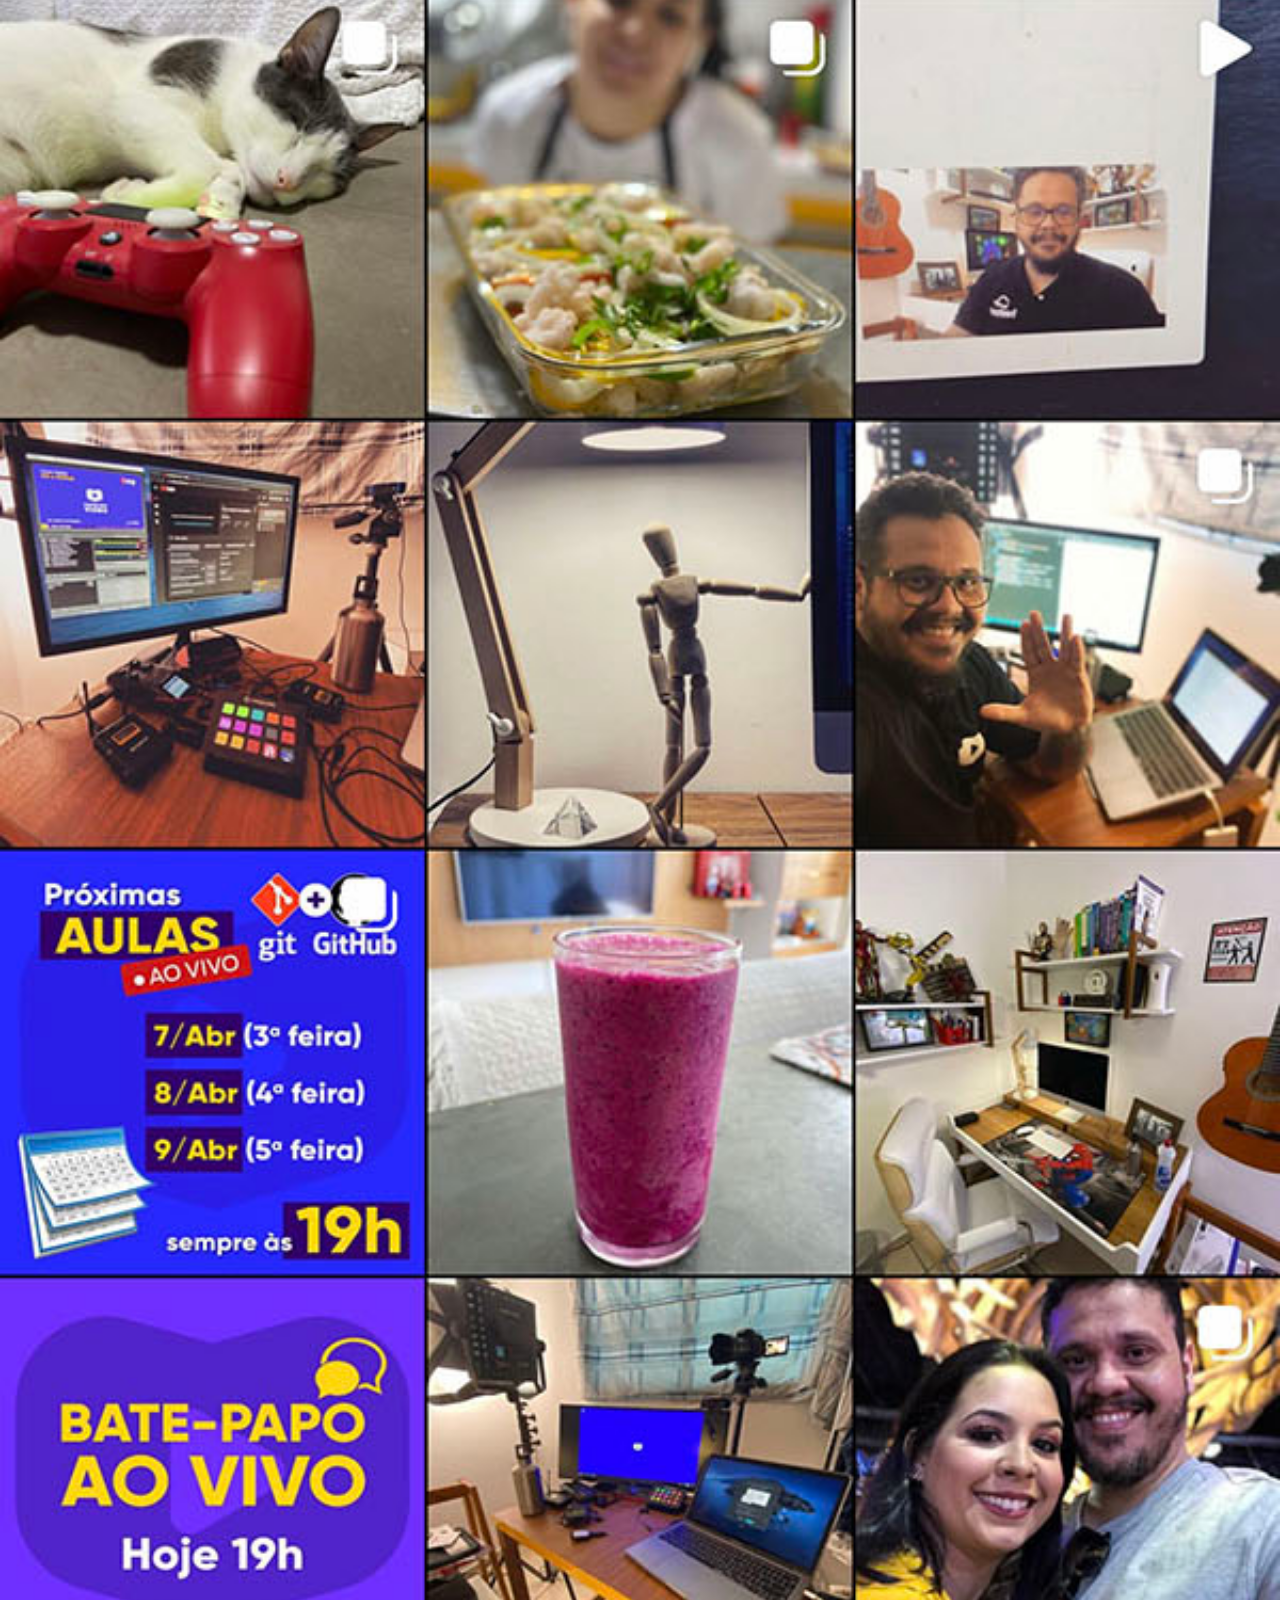
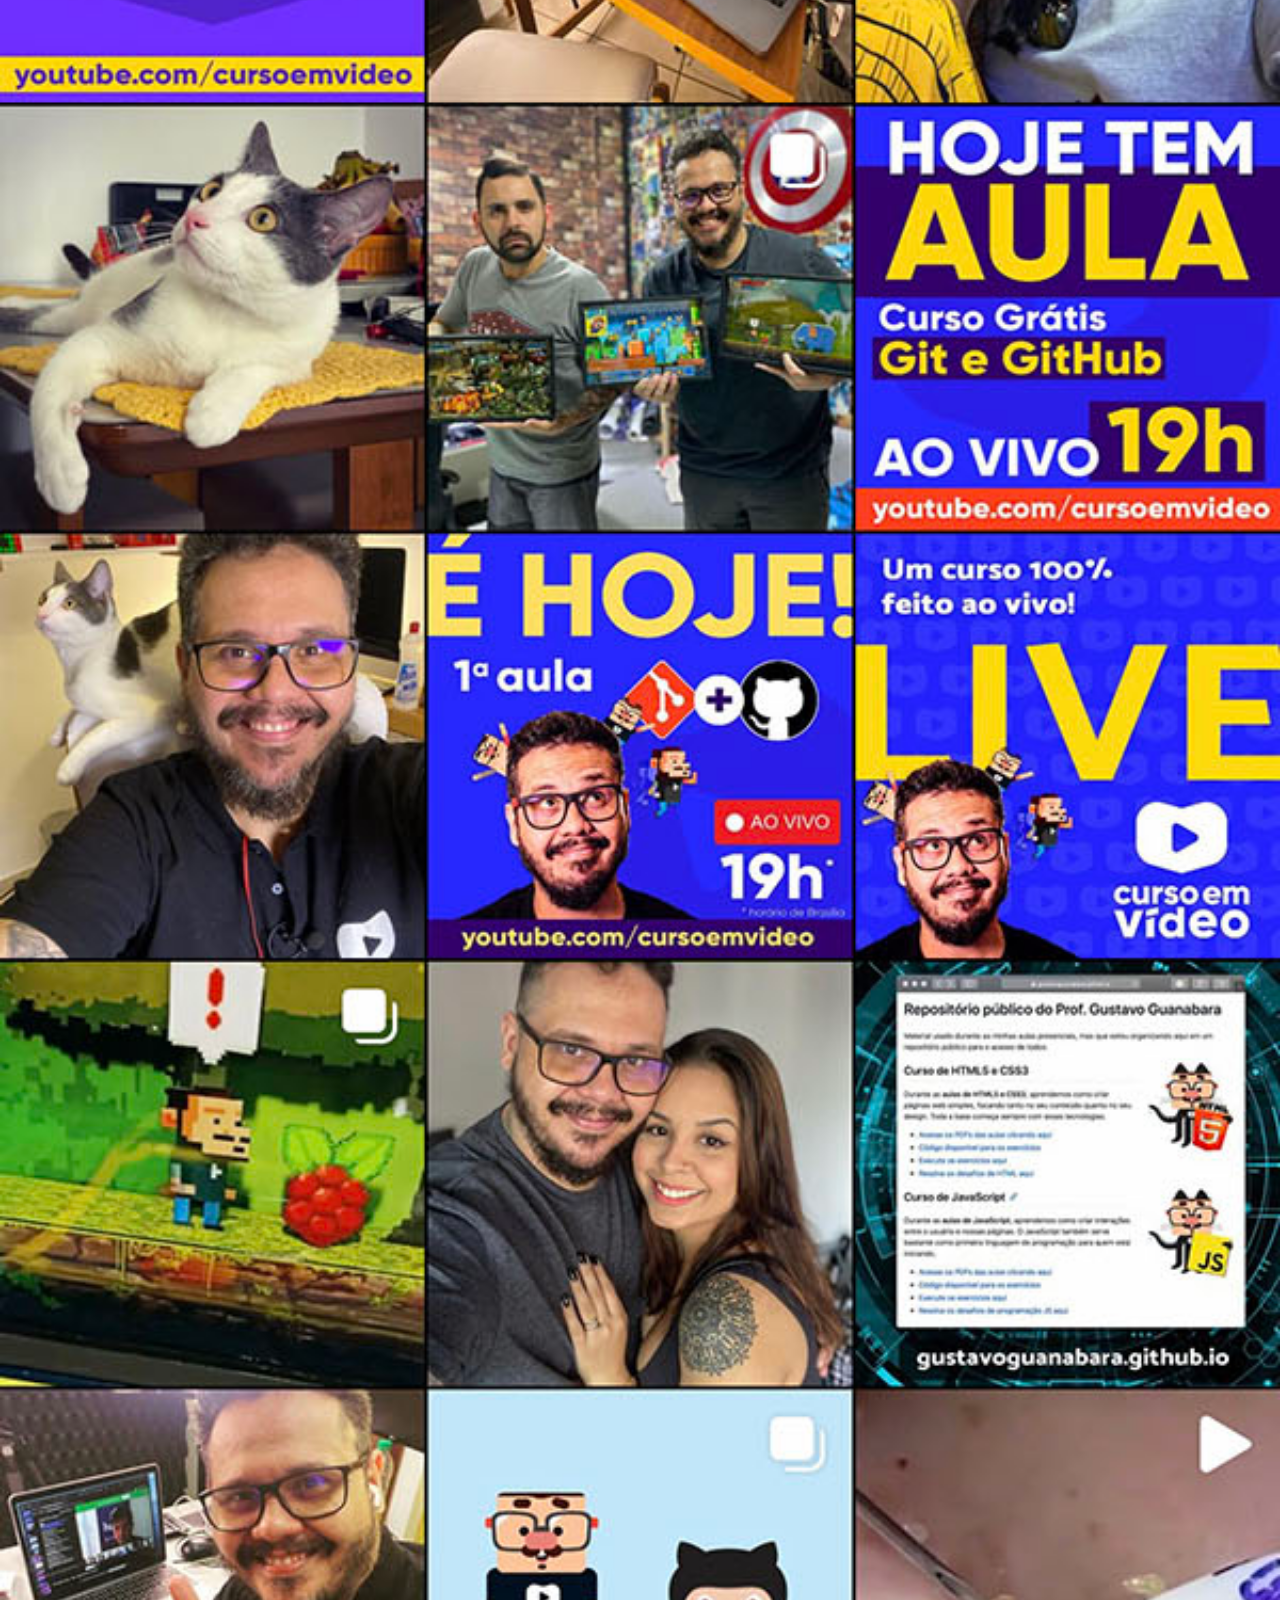
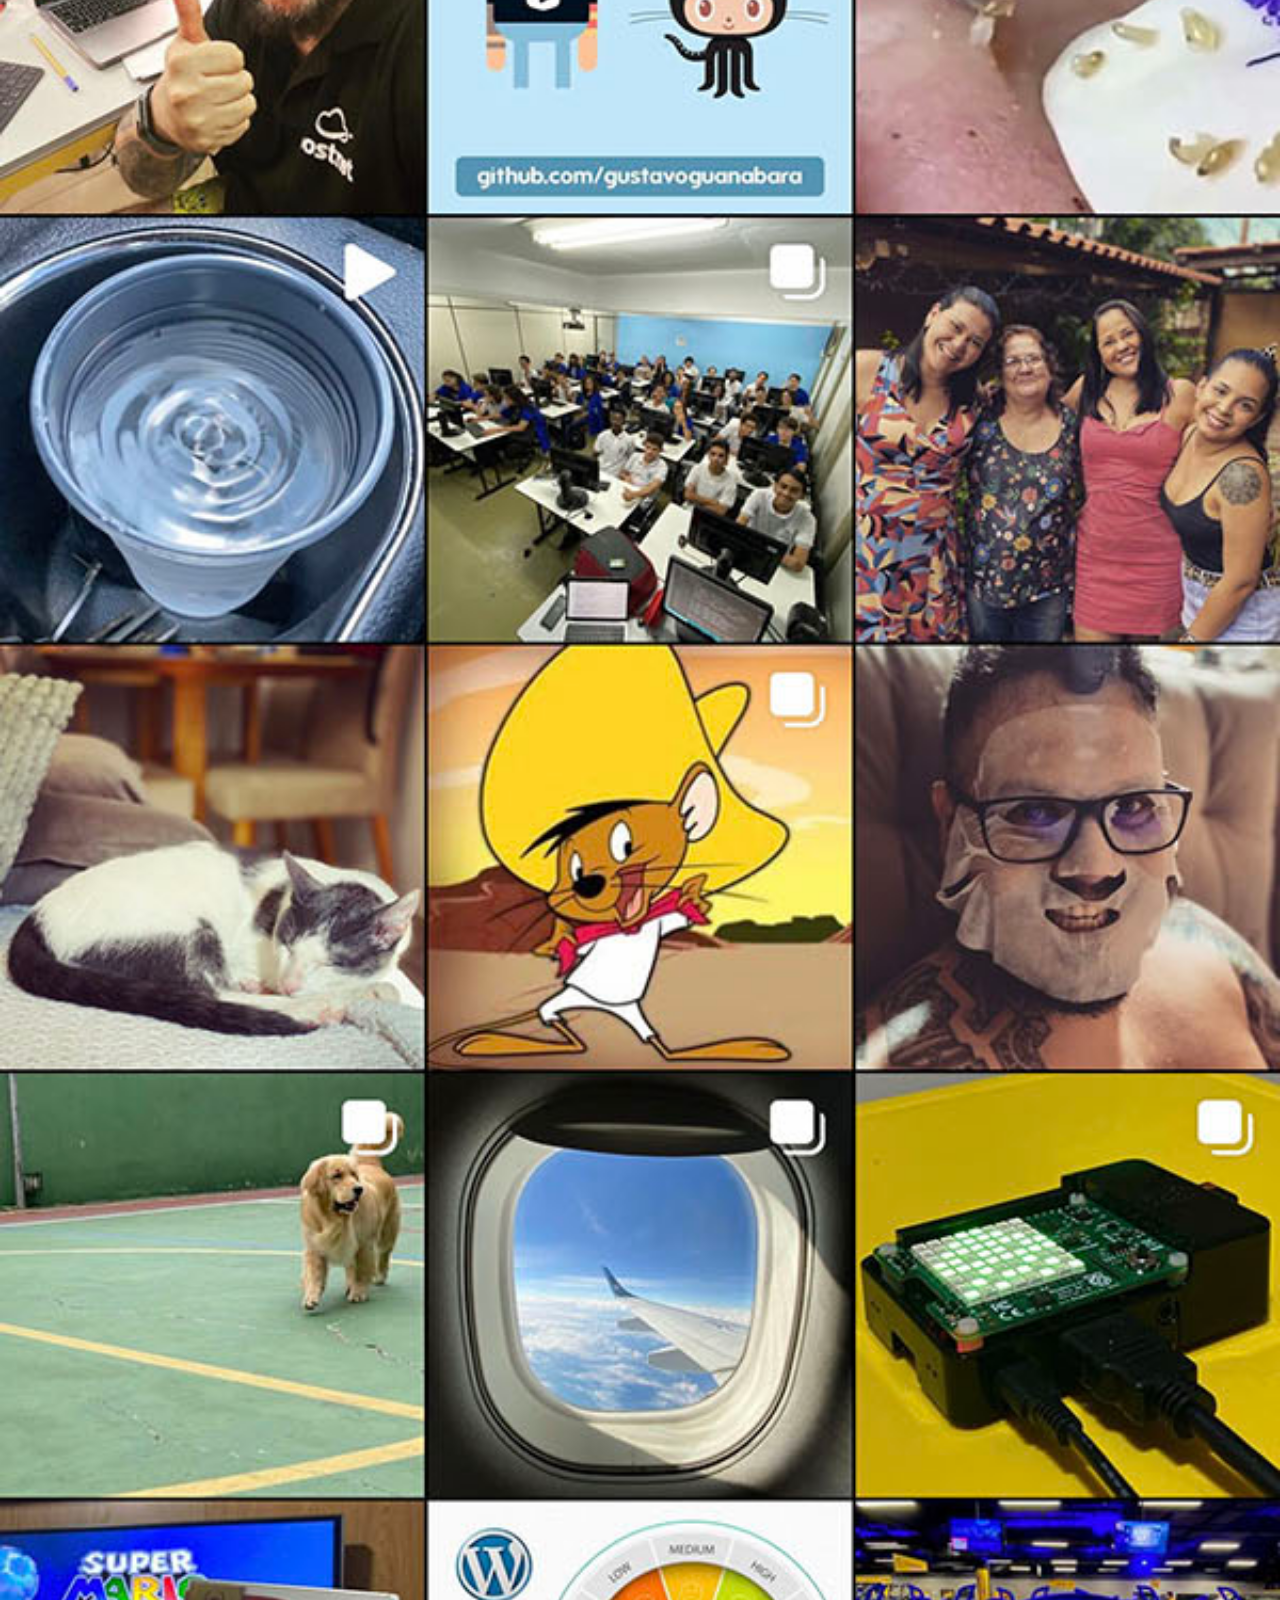
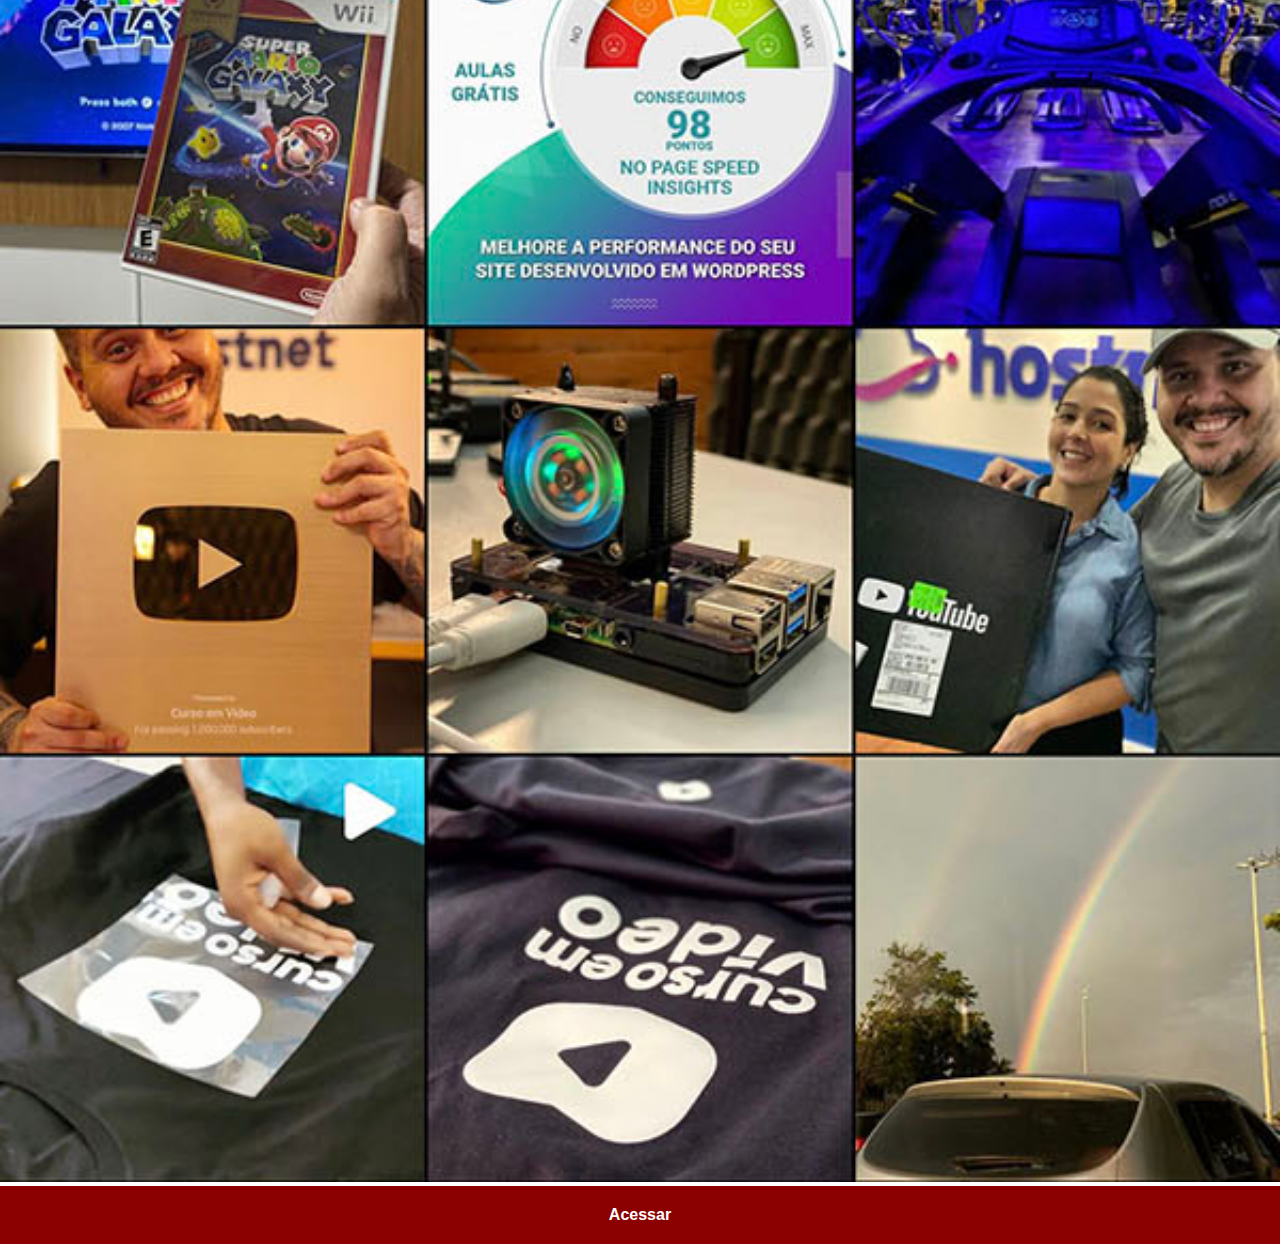
<file: instagram.html>
<!DOCTYPE html>
<html lang="pt-br">
<head>
    <meta charset="UTF-8">
    <meta http-equiv="X-UA-Compatible" content="IE=edge">
    <meta name="viewport" content="width=device-width, initial-scale=1.0">
    <title>Instagram</title>
    <link rel="stylesheet" href="estilo/social.css">
</head>
<body>
    <img src="imagens/tela-instagram.jpg" alt="Instagram">
    <a href="https://www.instagram.com/gustavoguanabara/" target="_blank">Acessar</a>
</body>
</html>
</file>
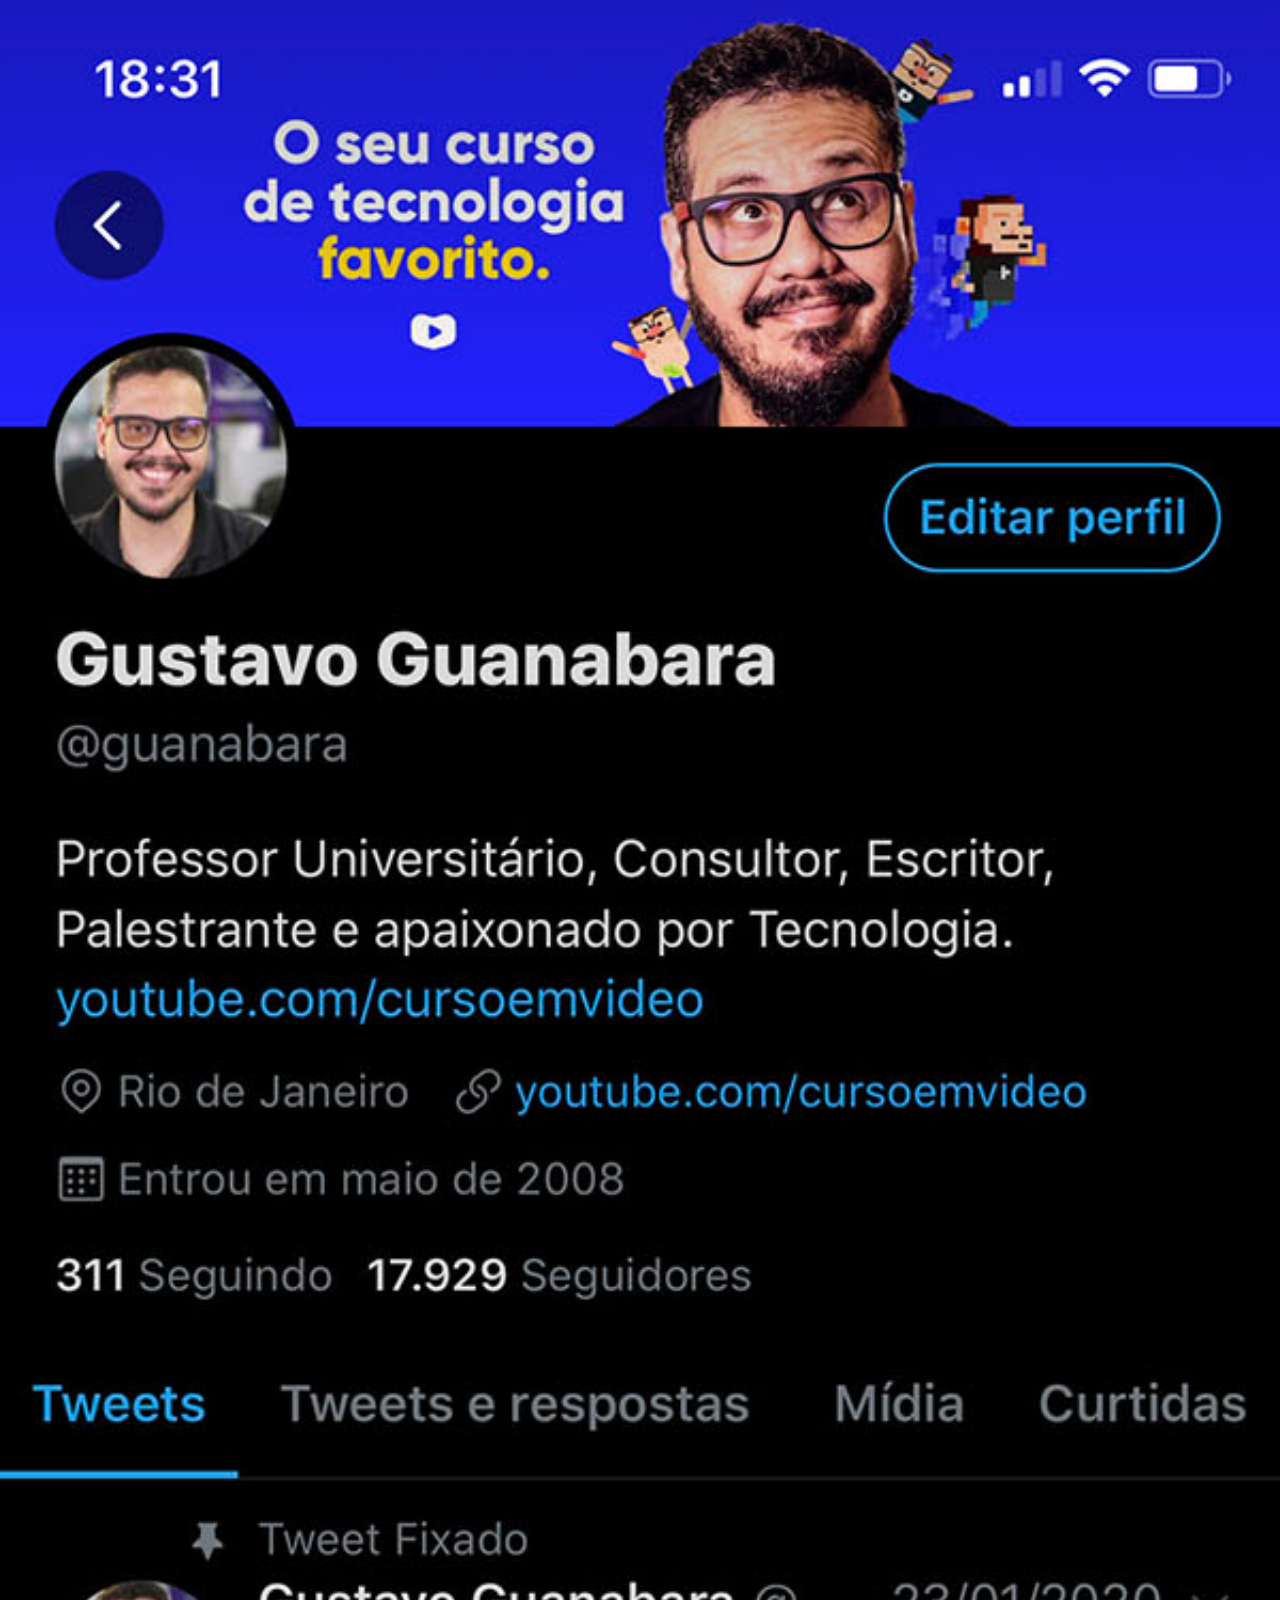
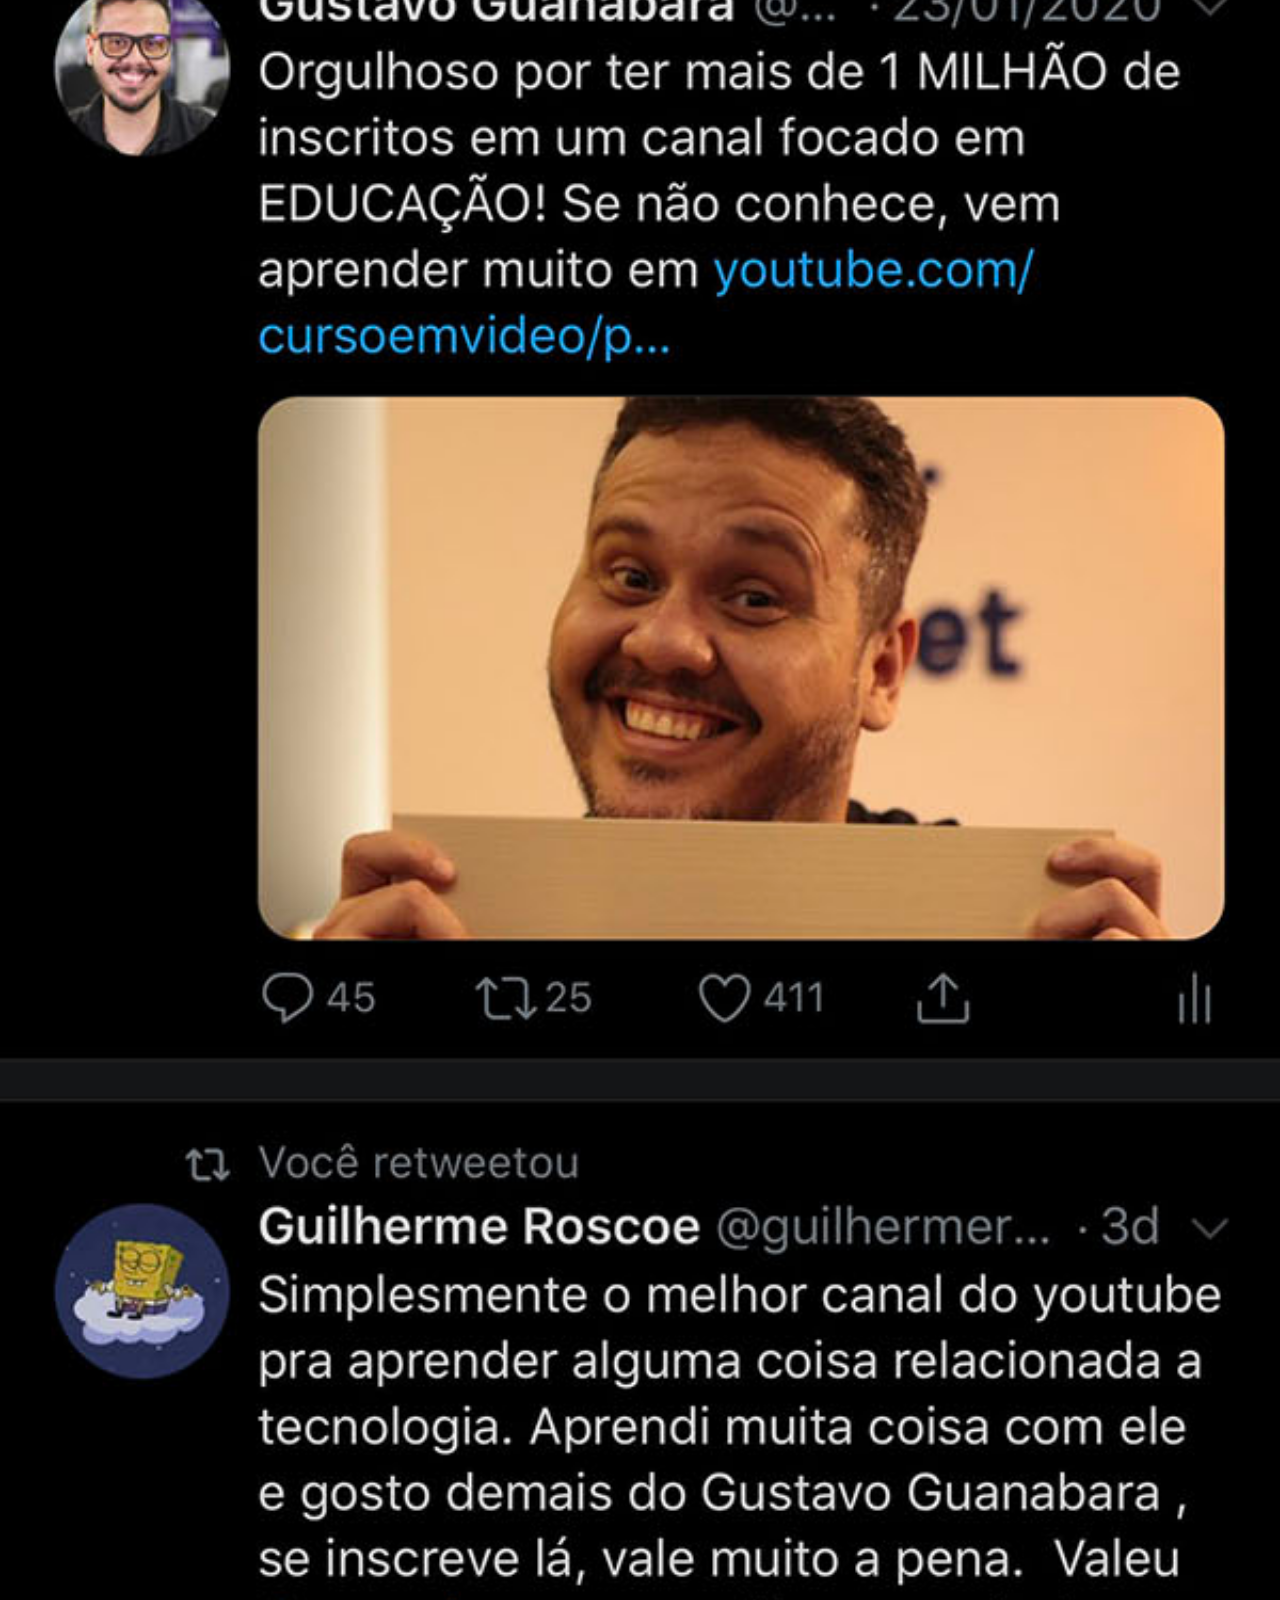
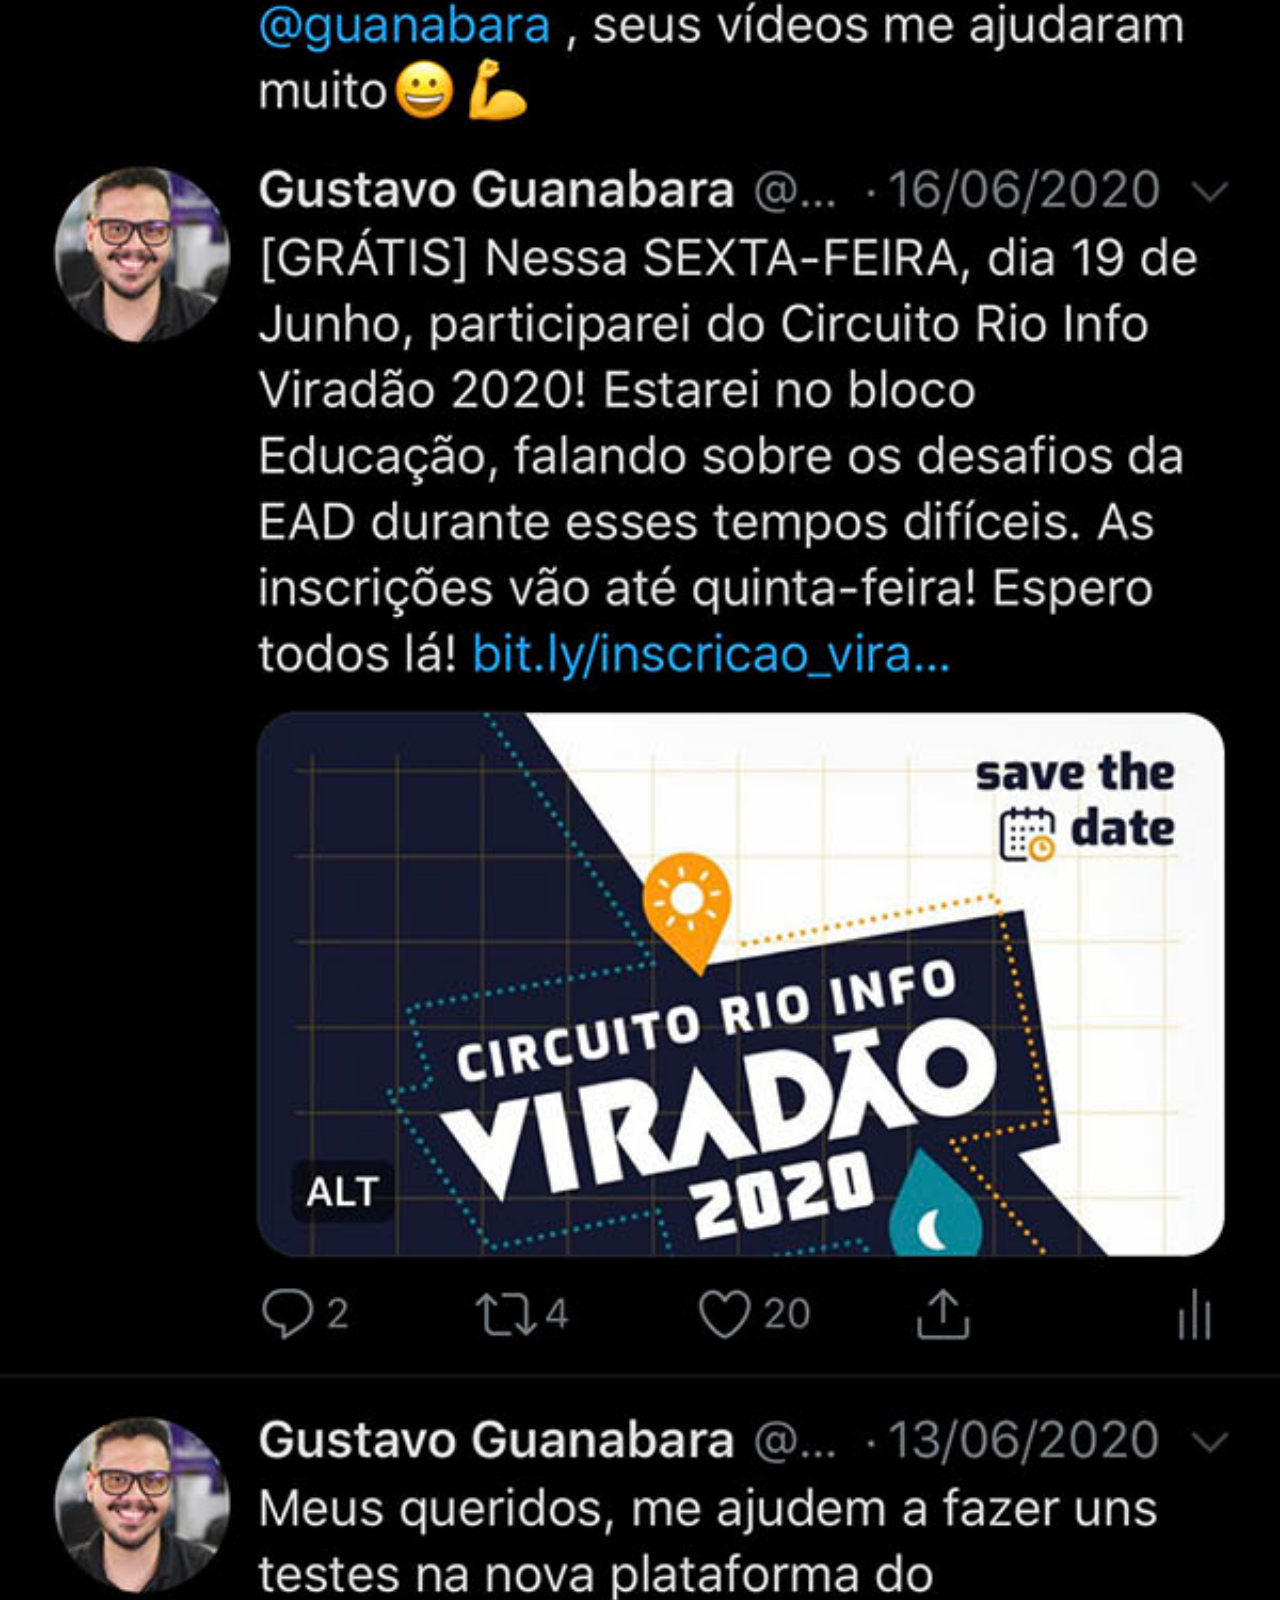
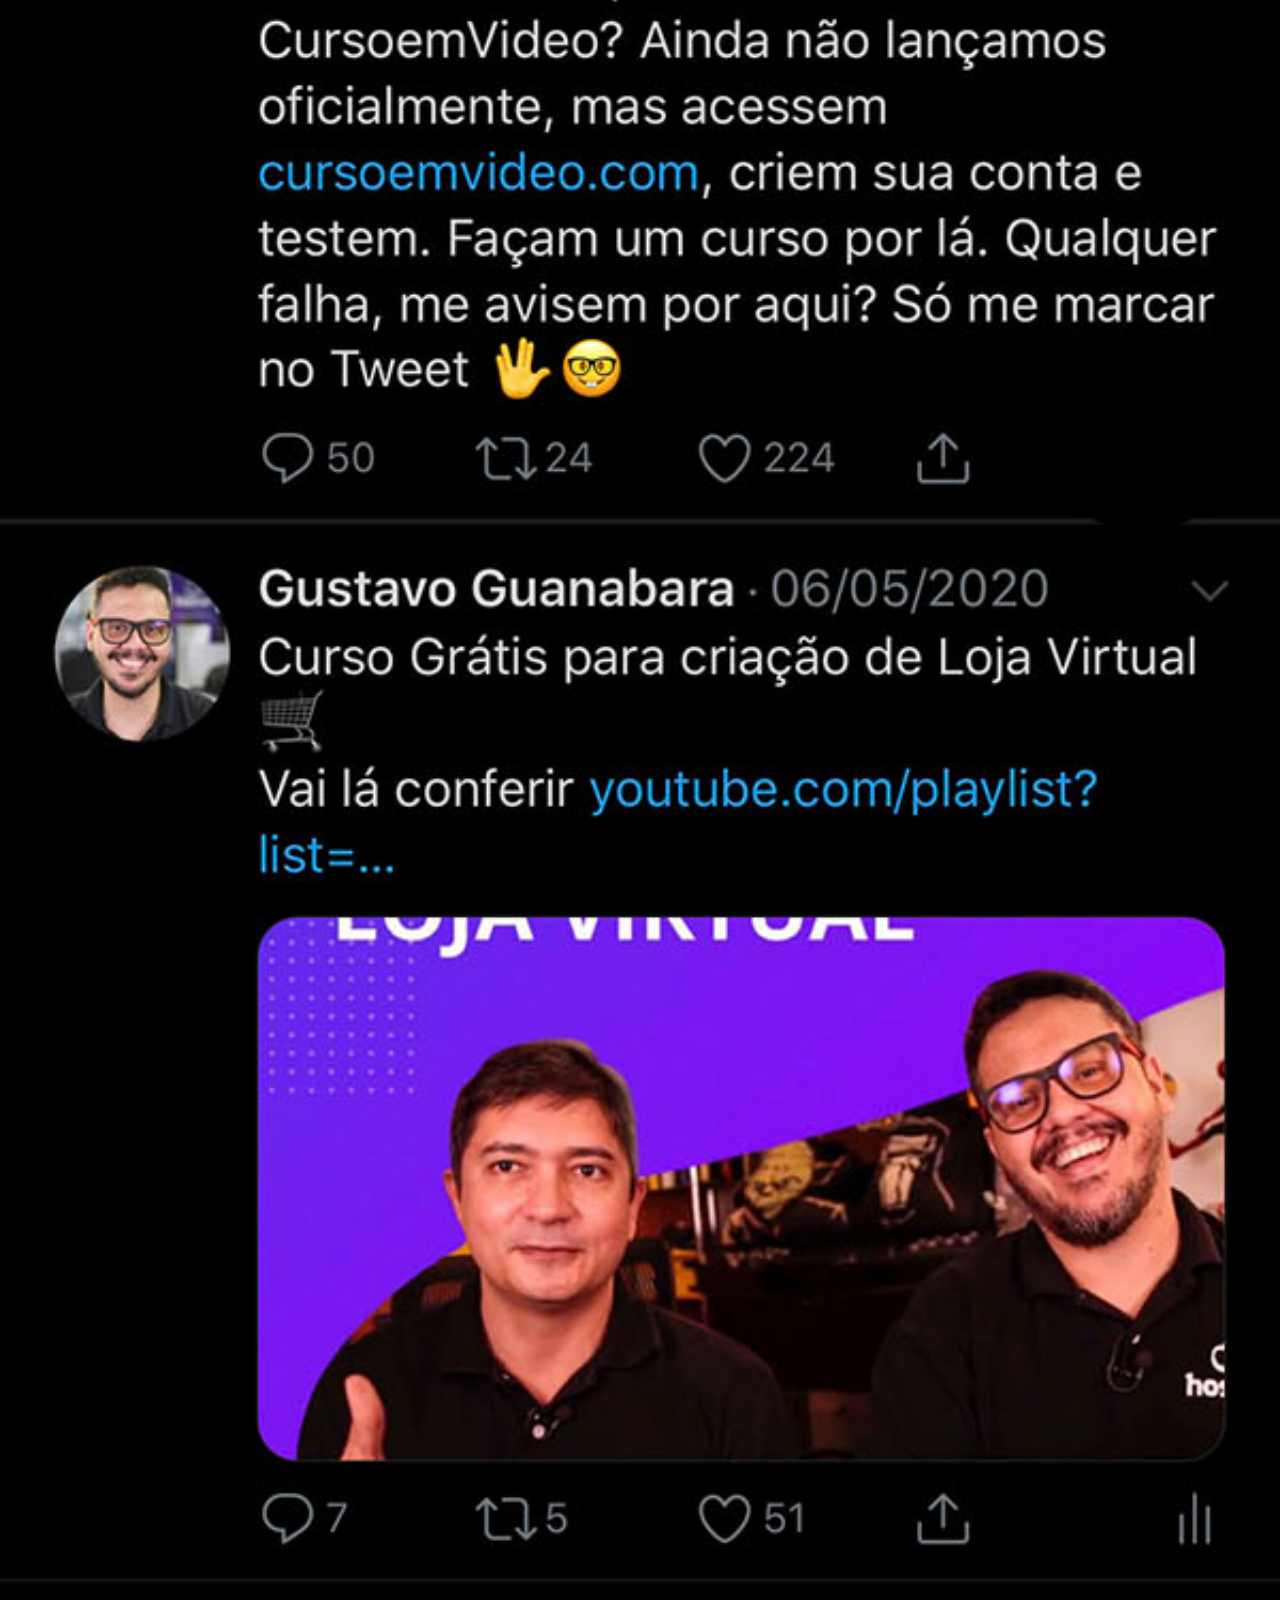
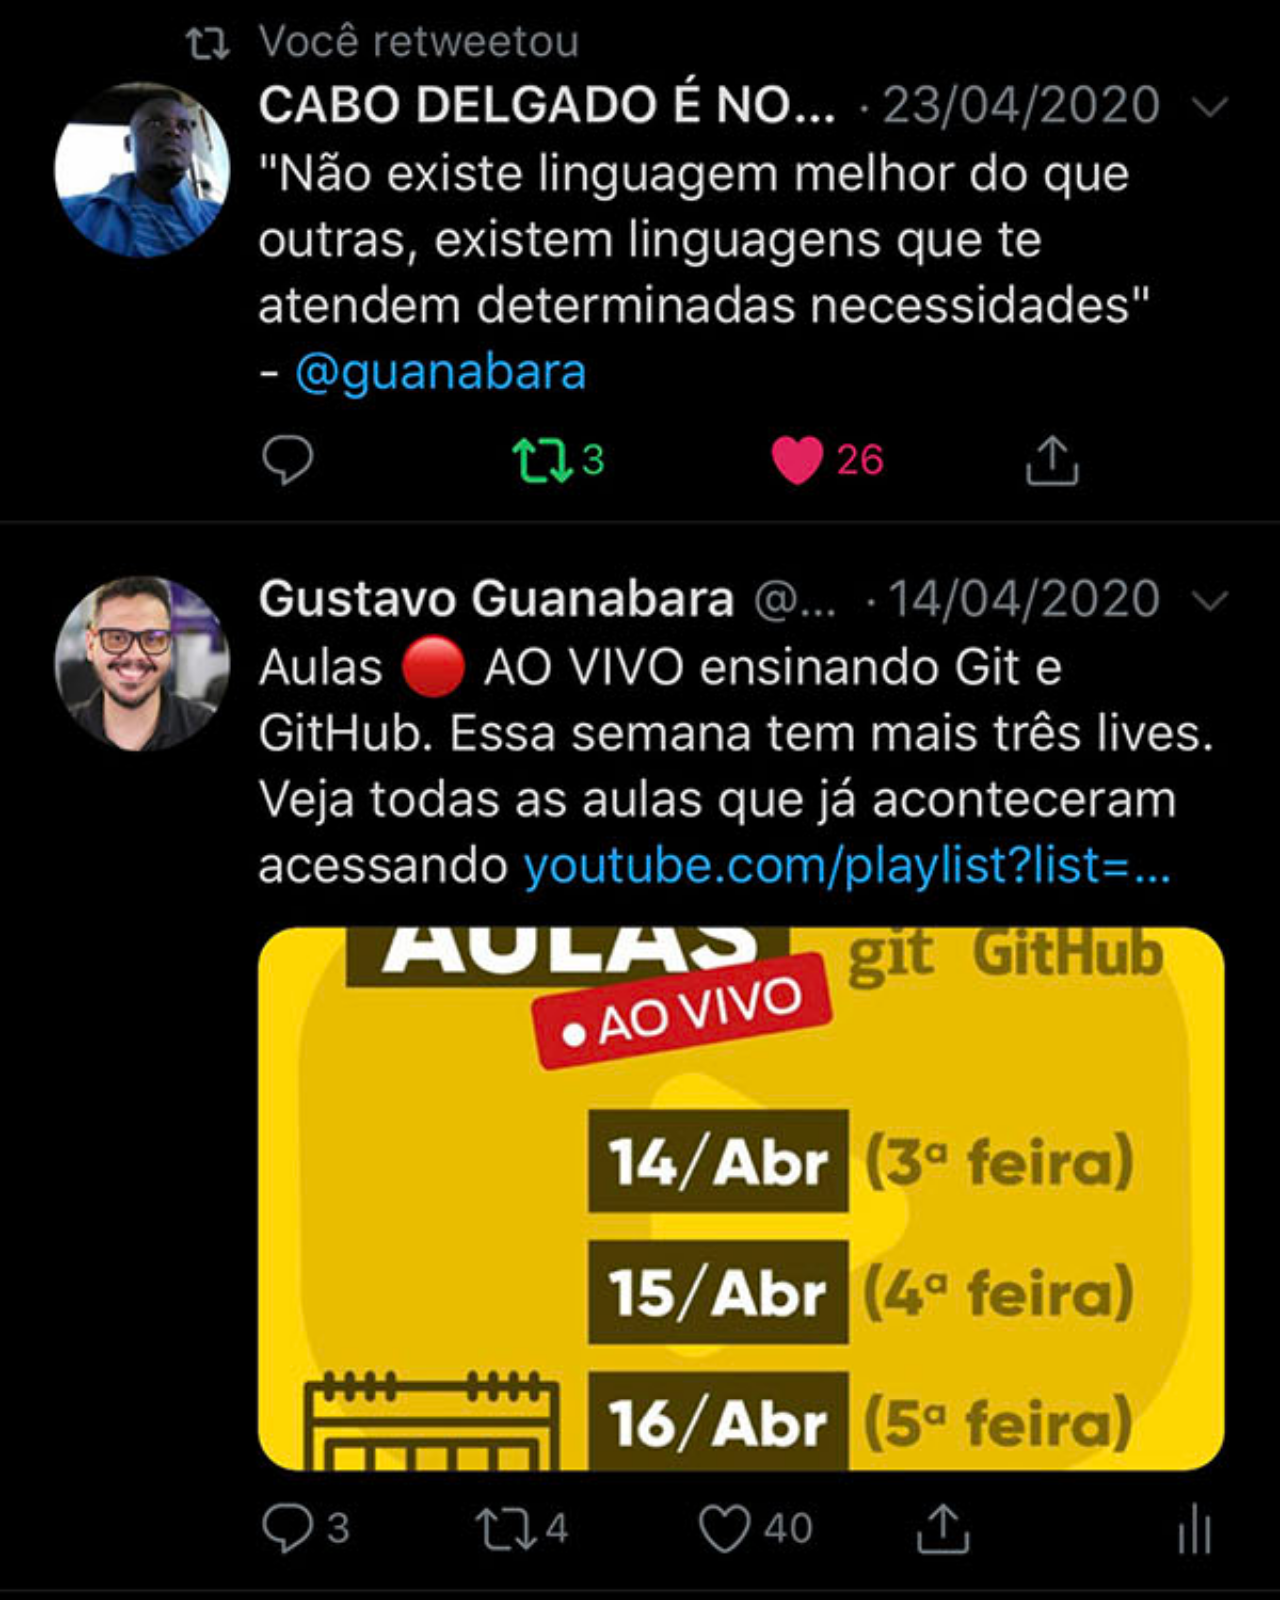
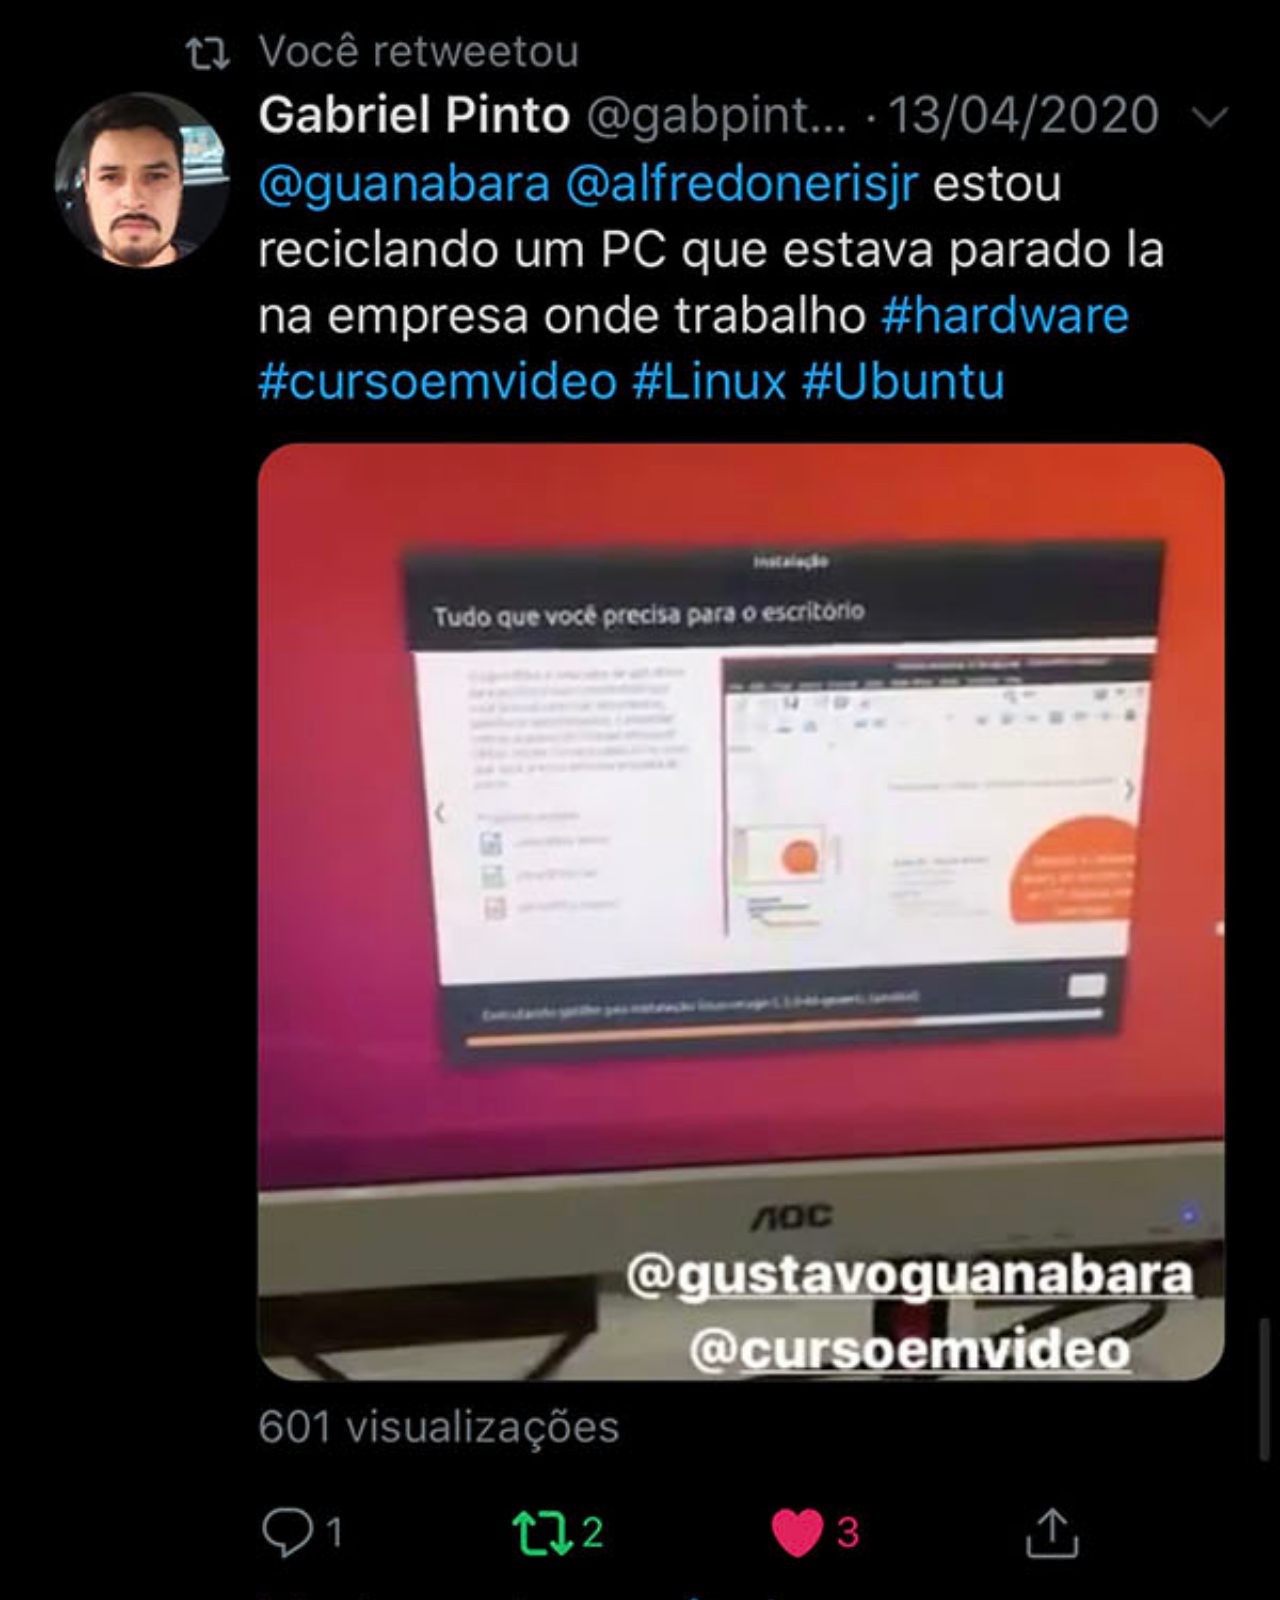
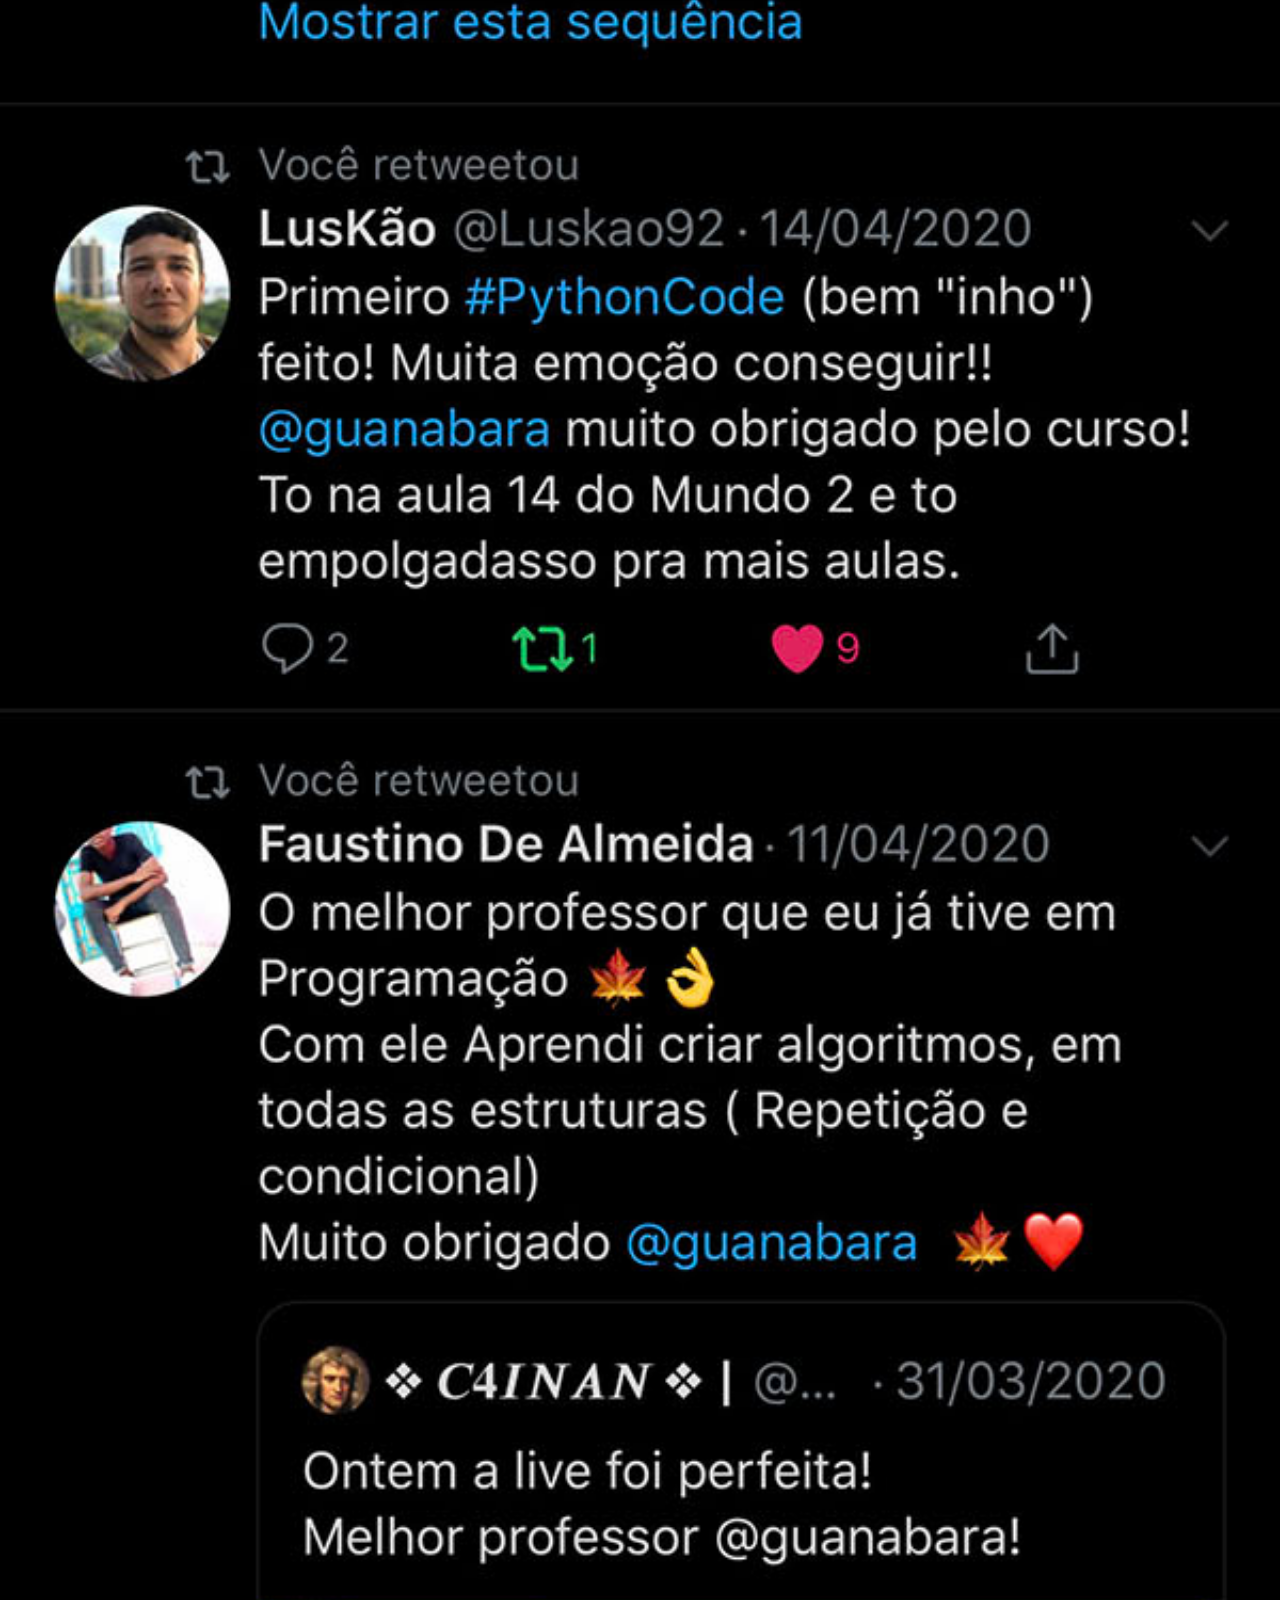
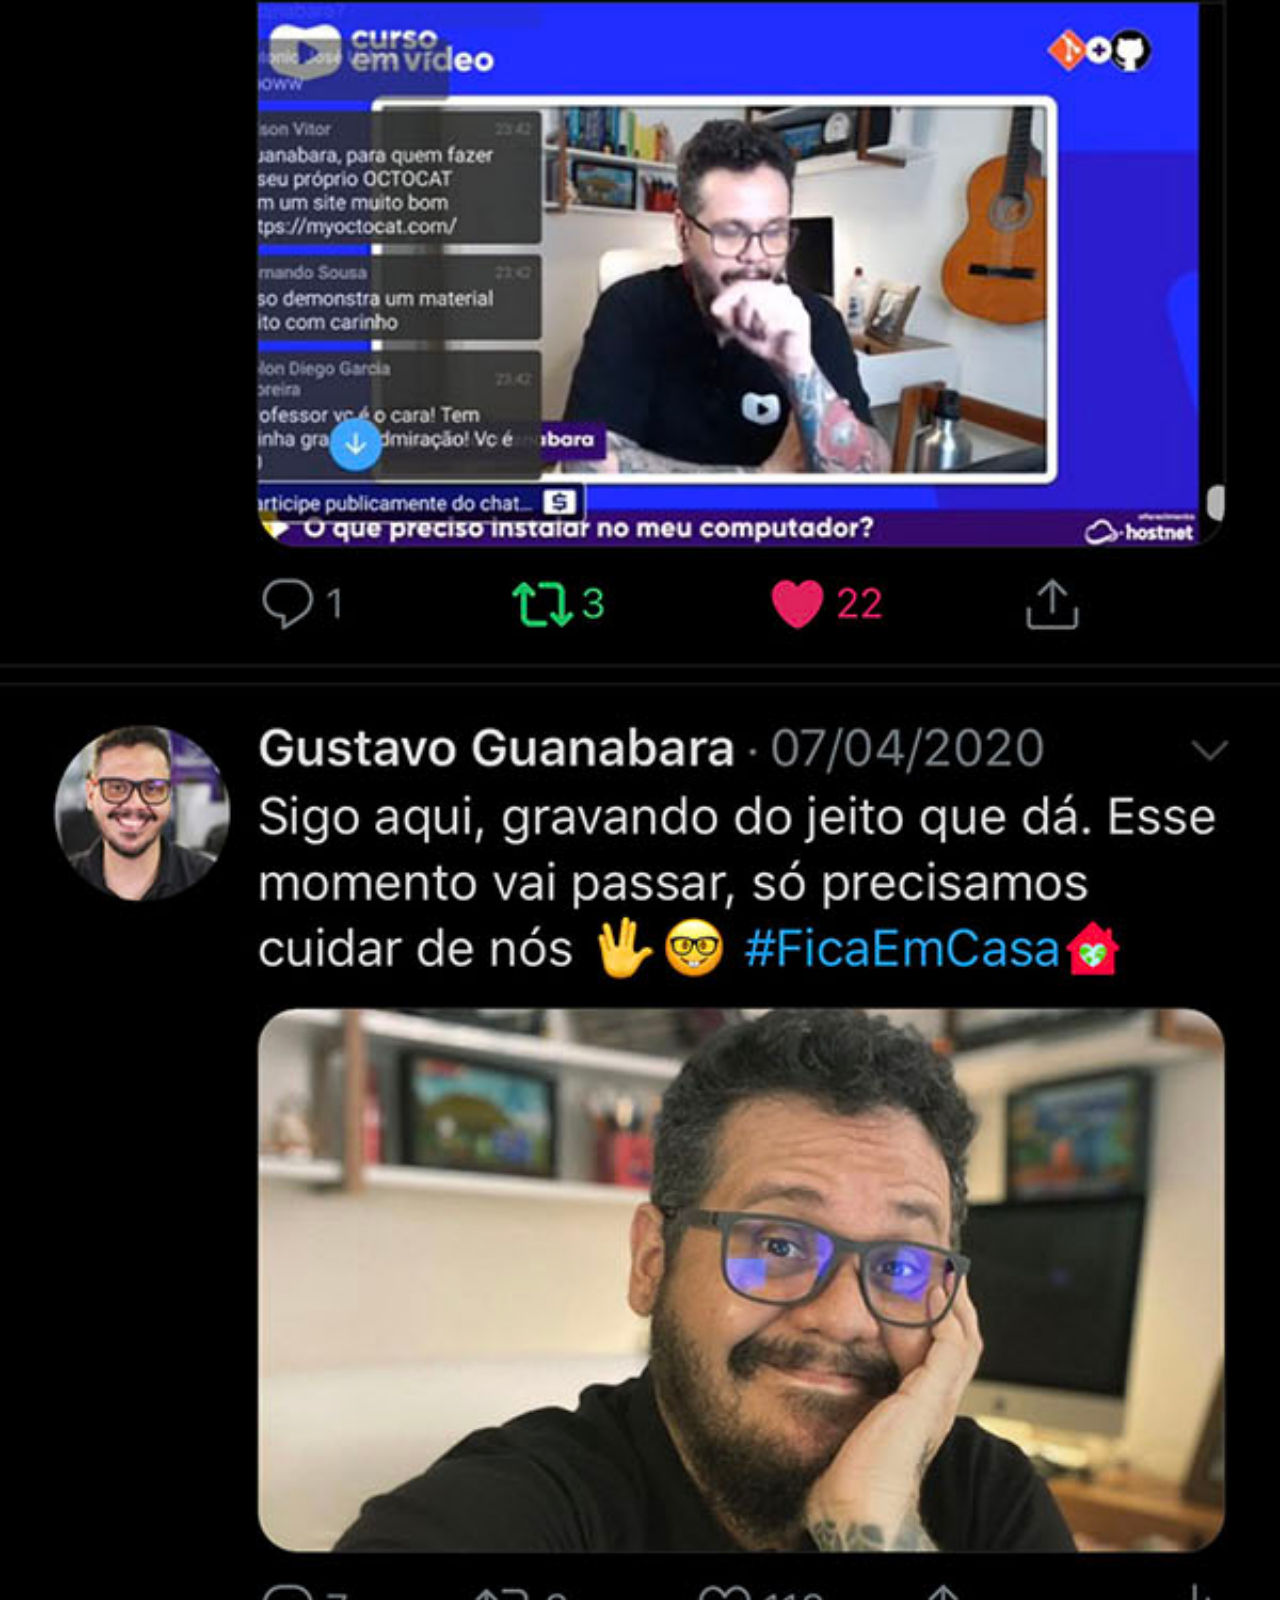
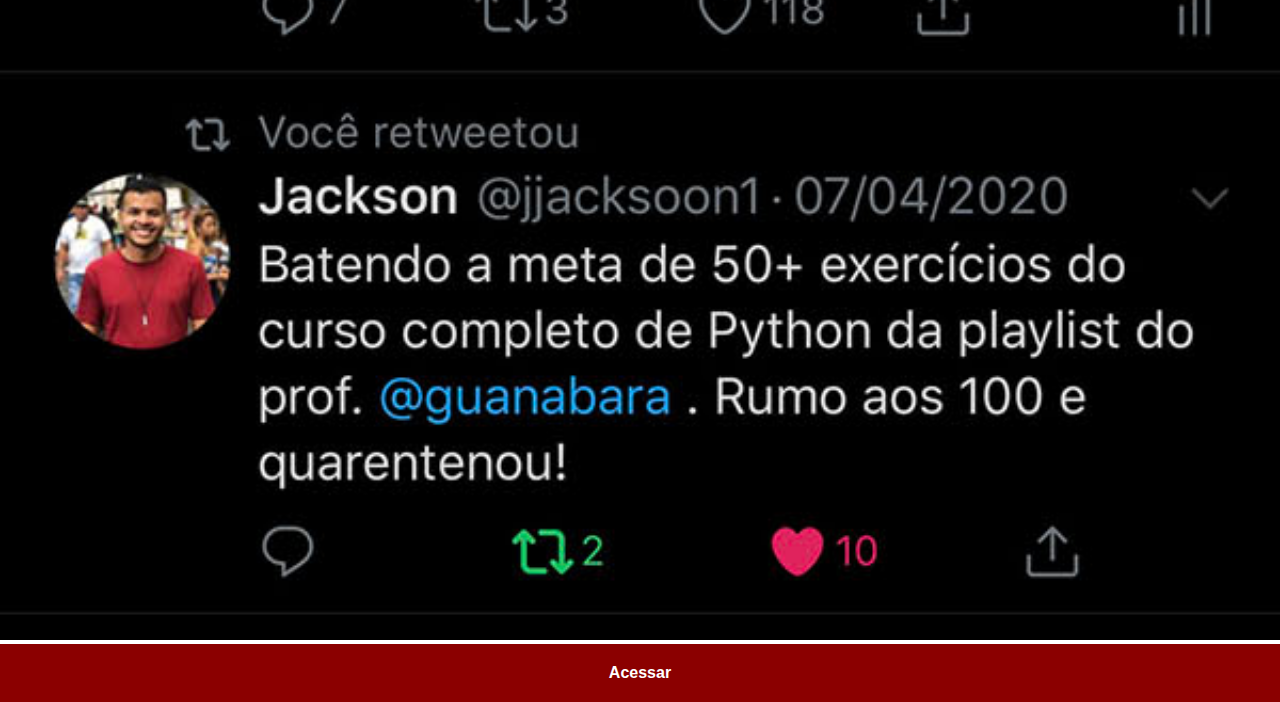
<file: twitter.html>
<!DOCTYPE html>
<html lang="pt-br">
<head>
    <meta charset="UTF-8">
    <meta http-equiv="X-UA-Compatible" content="IE=edge">
    <meta name="viewport" content="width=device-width, initial-scale=1.0">
    <title>Twitter</title>
    <link rel="stylesheet" href="estilo/social.css">
</head>
<body>
    <img src="imagens/tela-twitter.jpg" alt="Twitter">
    <a href="https://twitter.com/guanabara" target="_blank">Acessar</a>
</body>
</html>
</file>
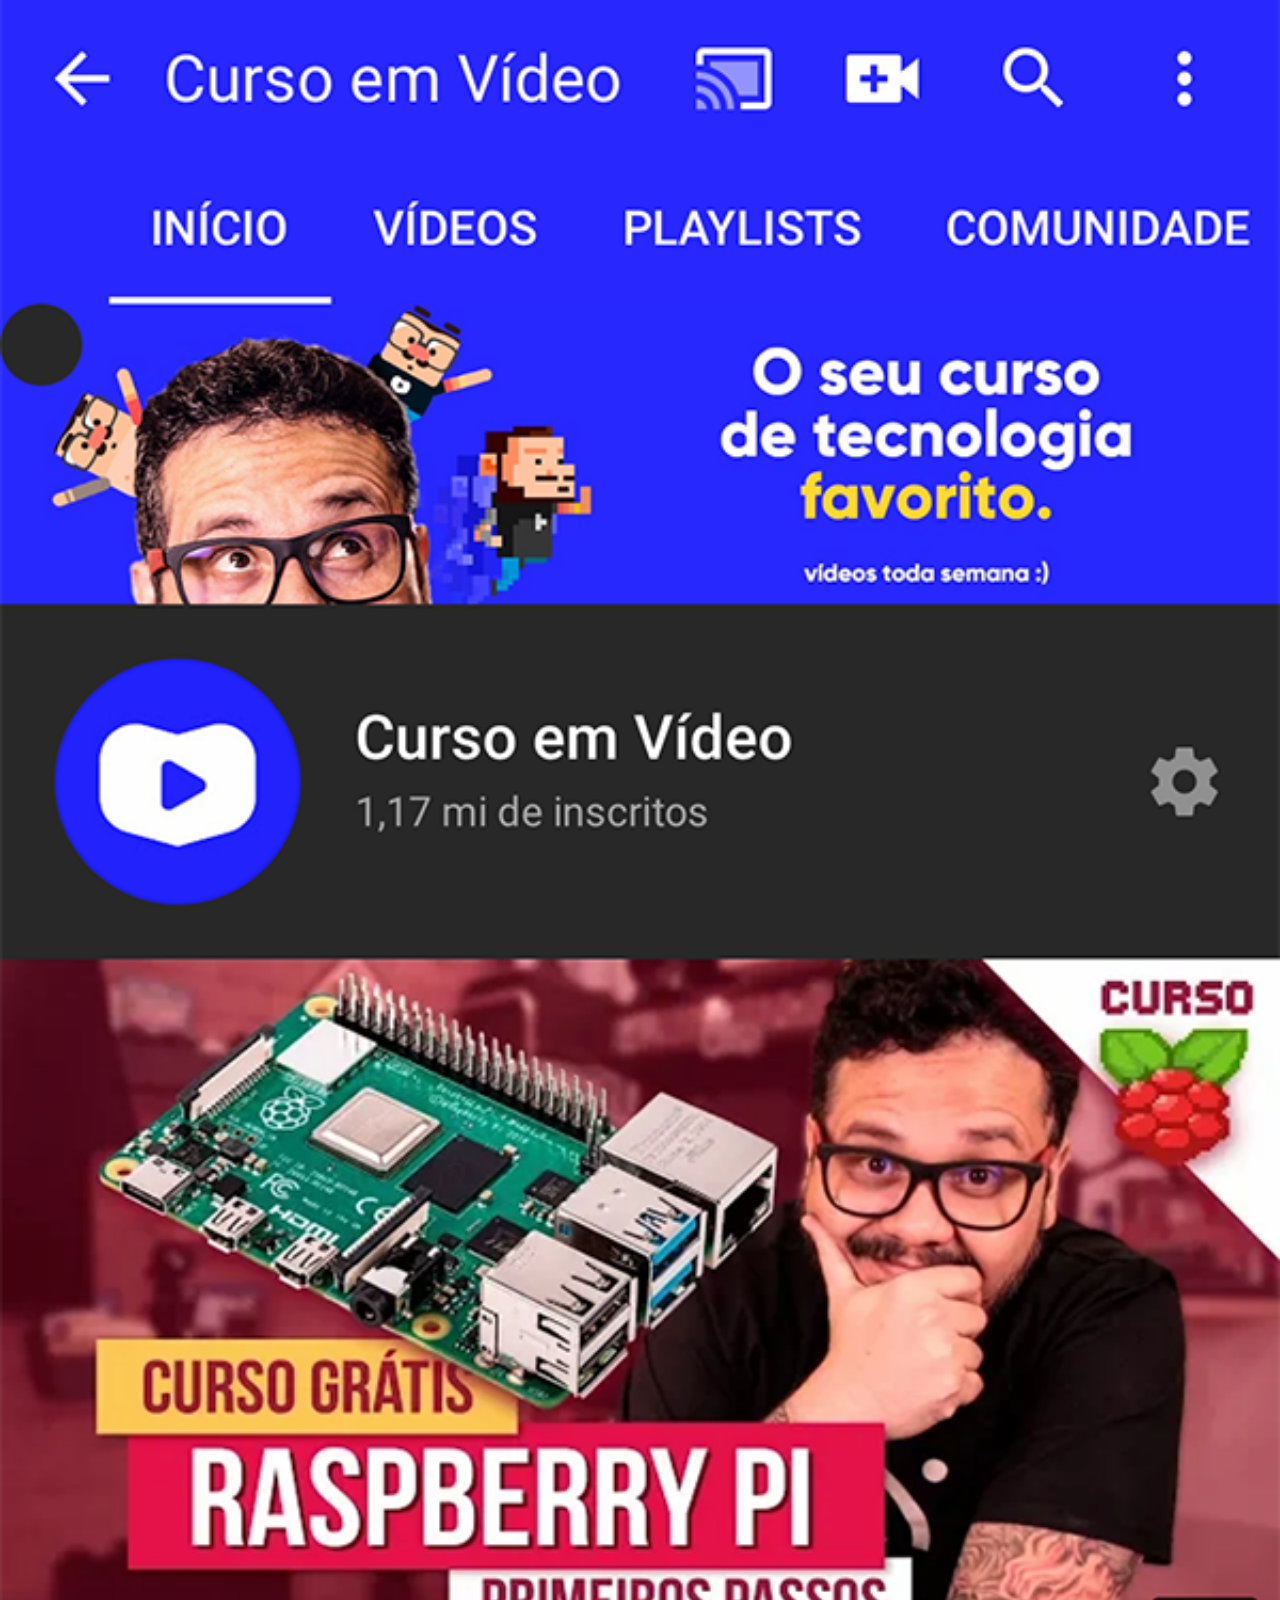
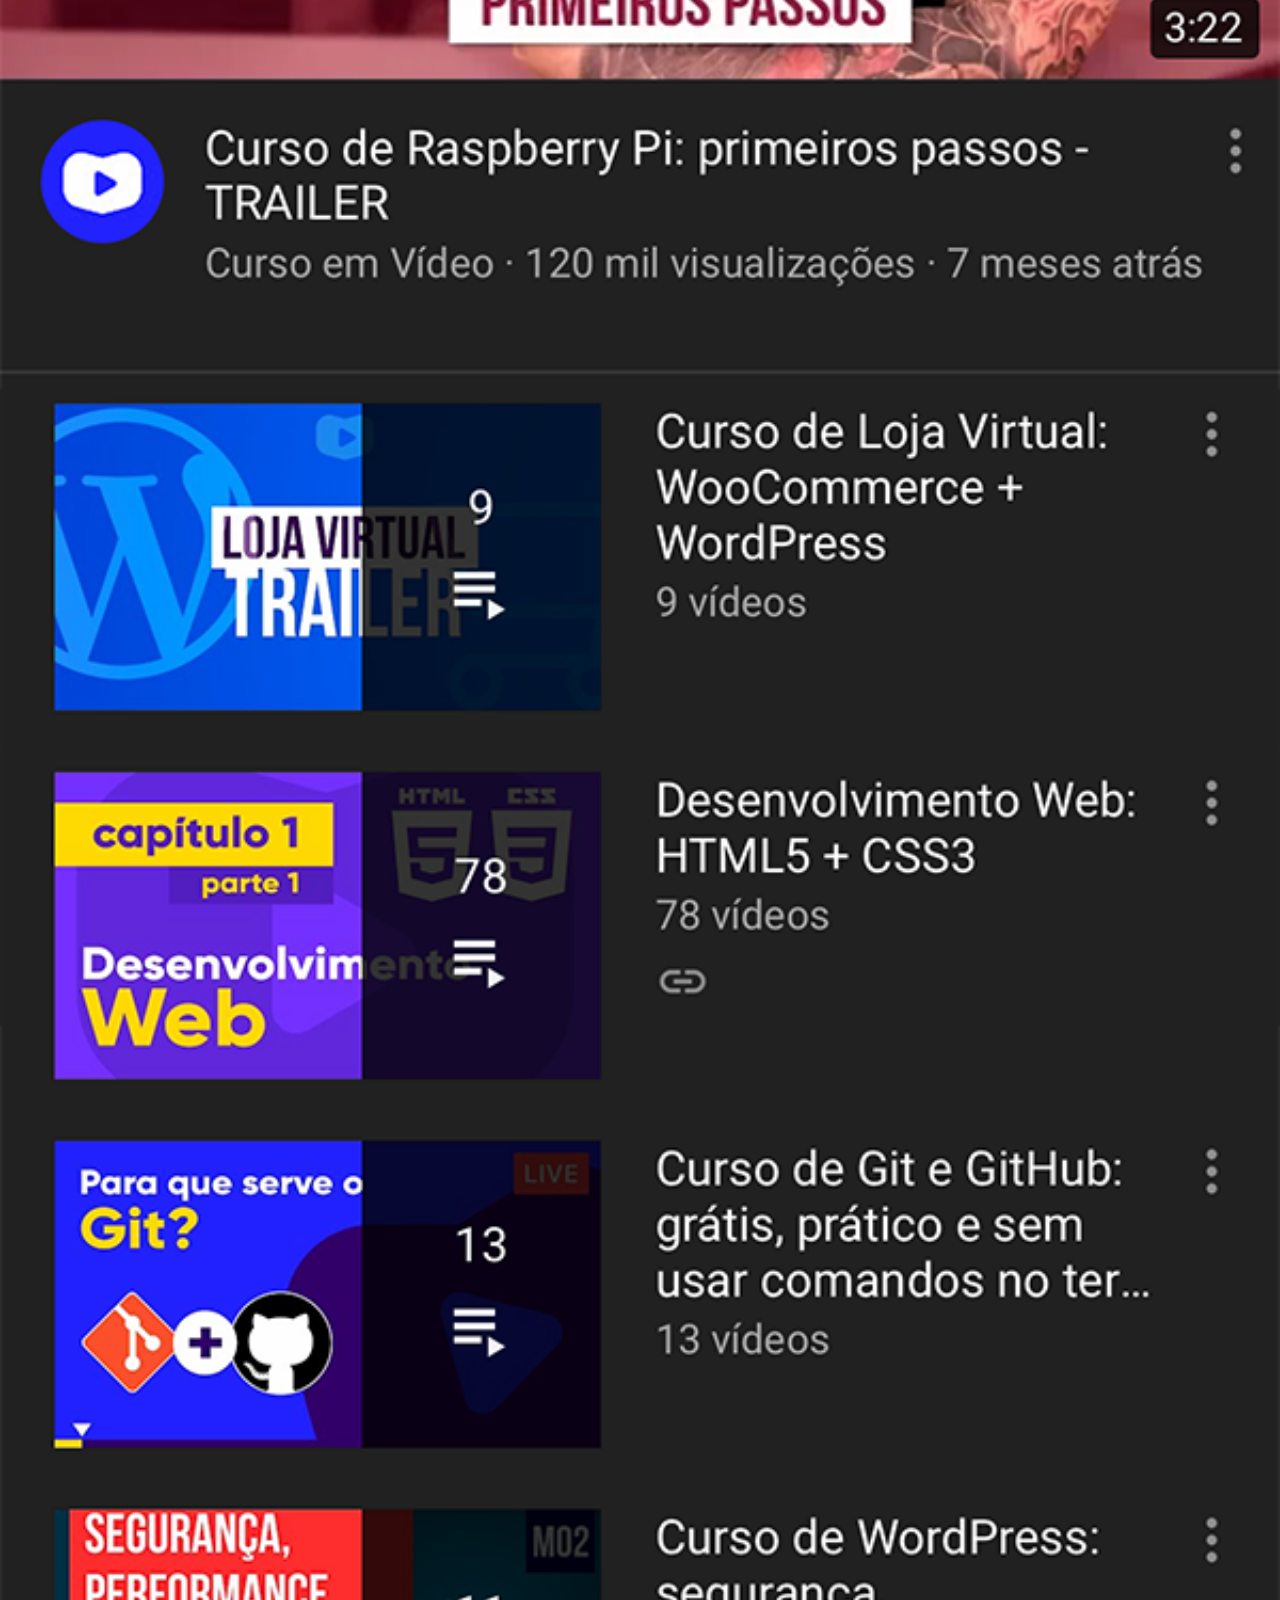
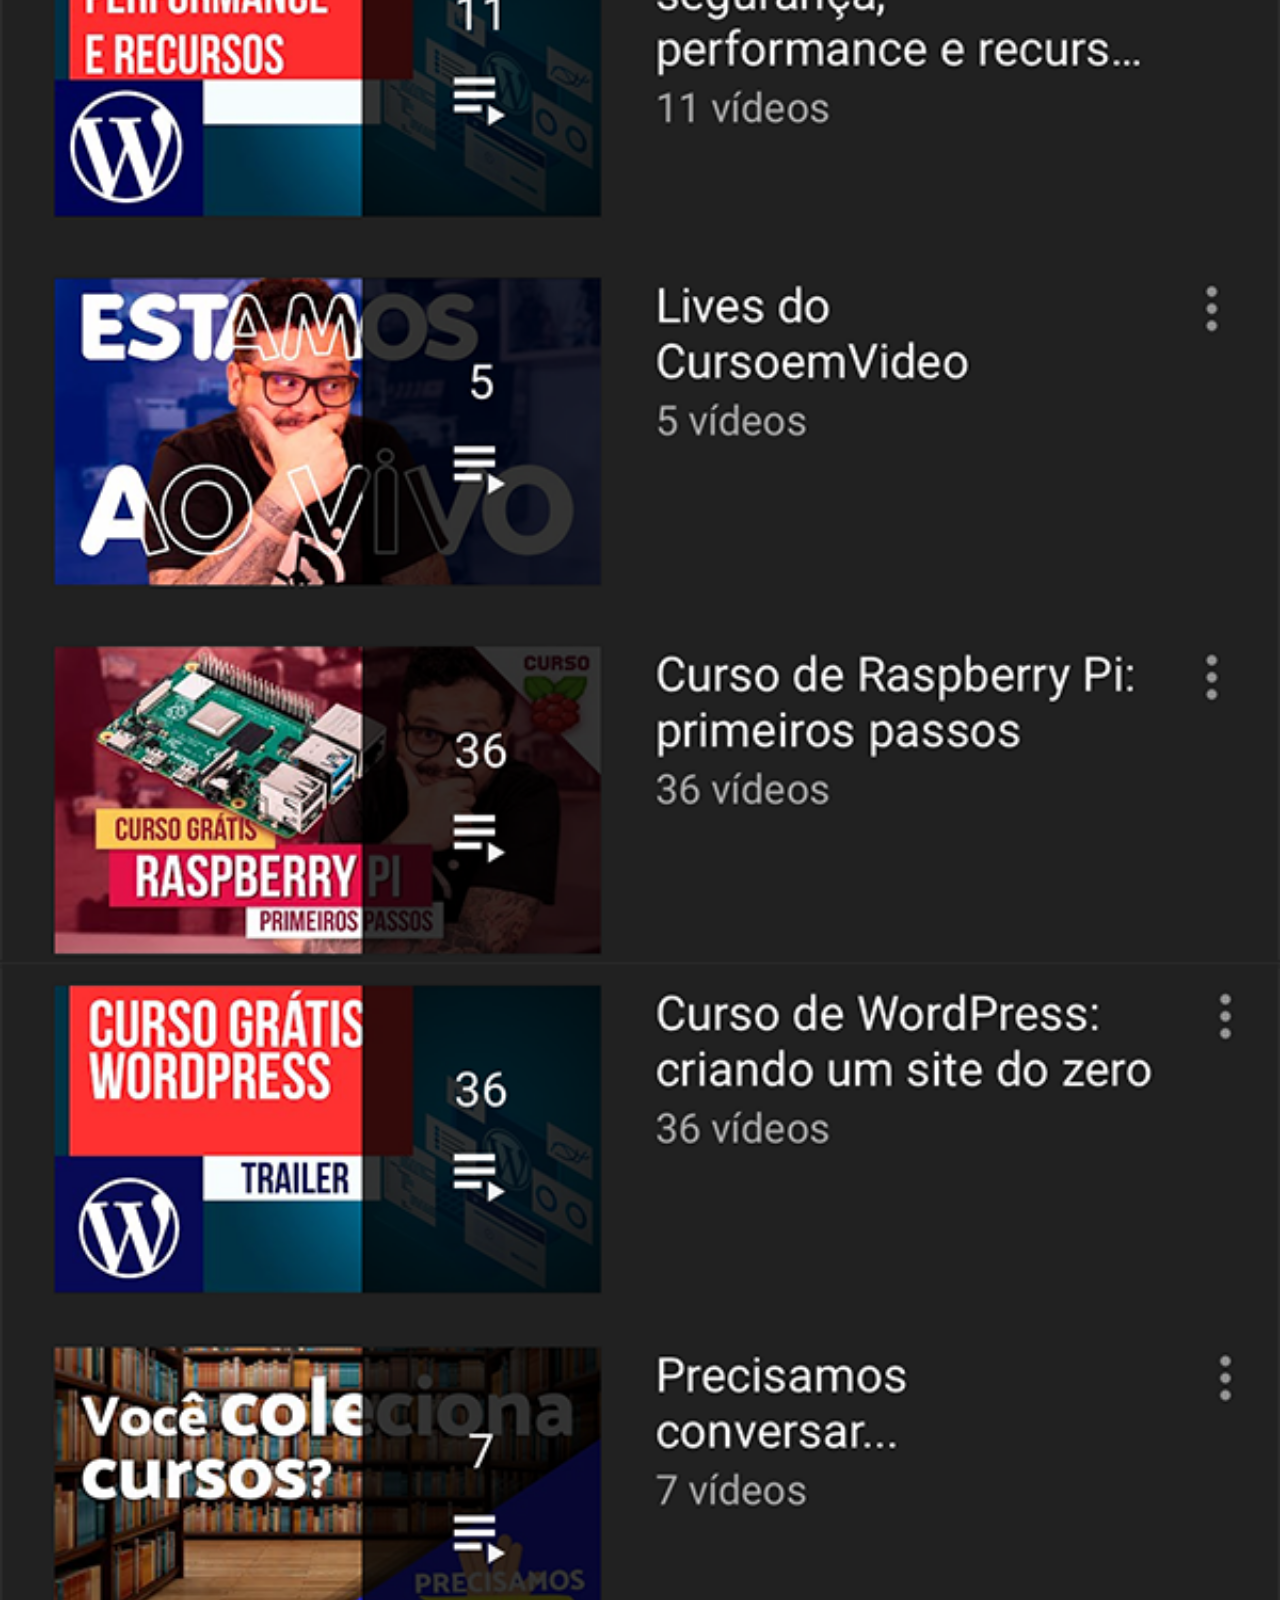
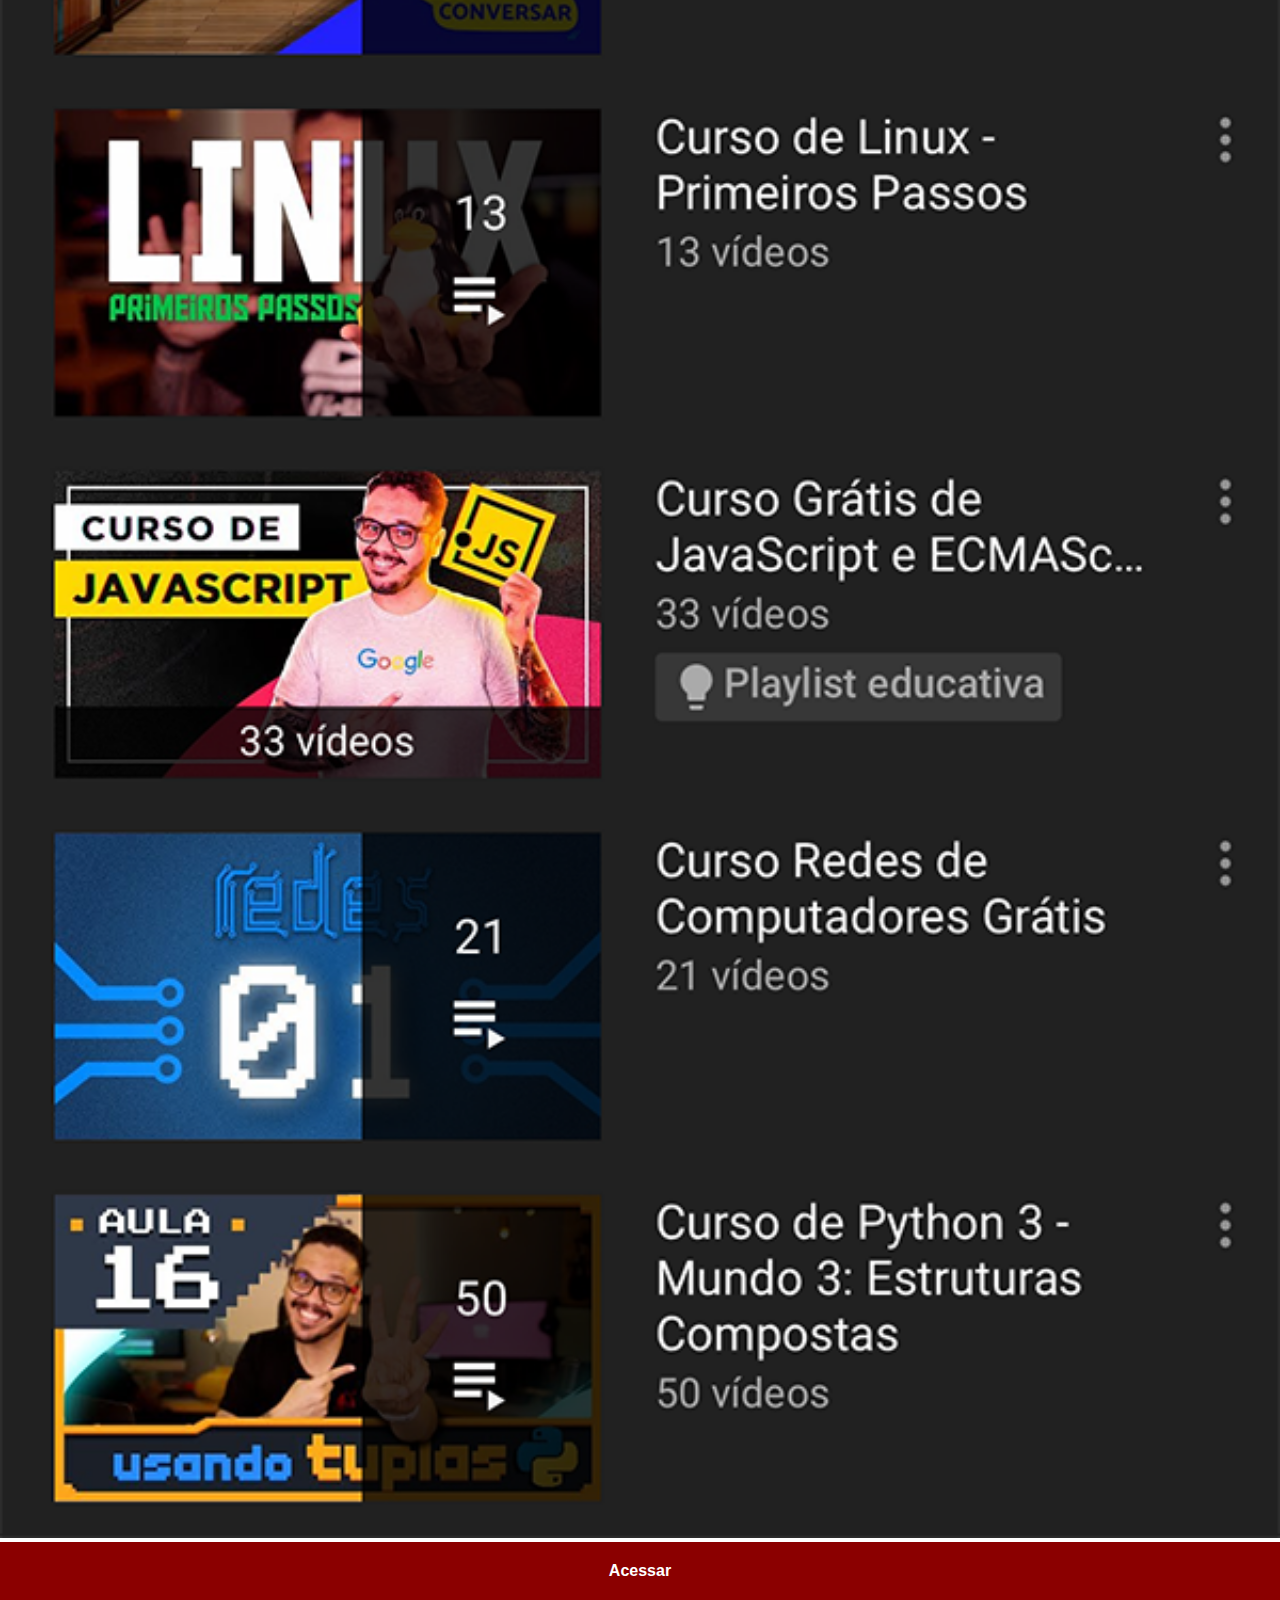
<file: youtube.html>
<!DOCTYPE html>
<html lang="pt-br">
<head>
    <meta charset="UTF-8">
    <meta http-equiv="X-UA-Compatible" content="IE=edge">
    <meta name="viewport" content="width=device-width, initial-scale=1.0">
    <title>Youtube</title>
 <link rel="stylesheet" href="estilo/social.css">
</head>
<body>
    <img src="imagens/tela-youtube.png" alt="Tela do youtube">
    <a href="https://www.youtube.com/@CursoemVideo" target="_blank">Acessar</a>
</body>
</html>
</file>
<file: estilo/style.css>
@charset "UTF-8";

*{
    margin: 0px;
    padding: 0px;
    font-family: Arial, Helvetica, sans-serif;
}

html, body{
    height: 100vh;
    width: 100vw;
    background-color: black;
}

body{
    background: url('../imagens/fundo-madeira.jpg') no-repeat top center;
    background-size: cover;
    background-attachment: fixed;
}

main{
    position: relative;
    height: 100vh;
}

section#telefone{
    position: absolute;
    top: 50%;
    left: 50%;
    transform: translate(-50%, -50%);

    height: 620px;
    width: 311px;
    background: url(../imagens/frame-iphone.png) no-repeat ;
}

iframe#tela{
    position: relative;
    top: 81px;
    left: 23px;
    width:265px ;
    height: 470px;
}

section#redes-sociais{
    text-align: right;
}

section#redes-sociais img{
    width: 50px;
    height: 50px;
    margin: 10px;
    border-radius: 100%;
    box-shadow: 2px 2px 5px rgba(0, 0, 0, 0.397);
    box-sizing: border-box;
}

section#redes-sociais img:hover{
    border: 2px solid rgba(255, 255, 255, 0.39);
    transform: translate(-2px, -2px);
    box-shadow: 5px 5px 10px rgba(0, 0, 0, 0.616);
    transition: transform 0.3s ;
}
</file>
<file: estilo/social.css>
@charset "UTF-8";


*{
    margin: 0px;
    padding: 0px;
    font-family: Arial, Helvetica, sans-serif;
}

::-webkit-scrollbar{
    width: 0px;
    height: 0px;
}

img{
    width: 100vw;

}

a{
    display: block;
    background-color: darkred;
    padding: 20px;
    text-decoration:none ;
    text-align: center;
    font-weight: bolder;
    color: white;
}

a:hover{
    background-color: red;
}
</file>
